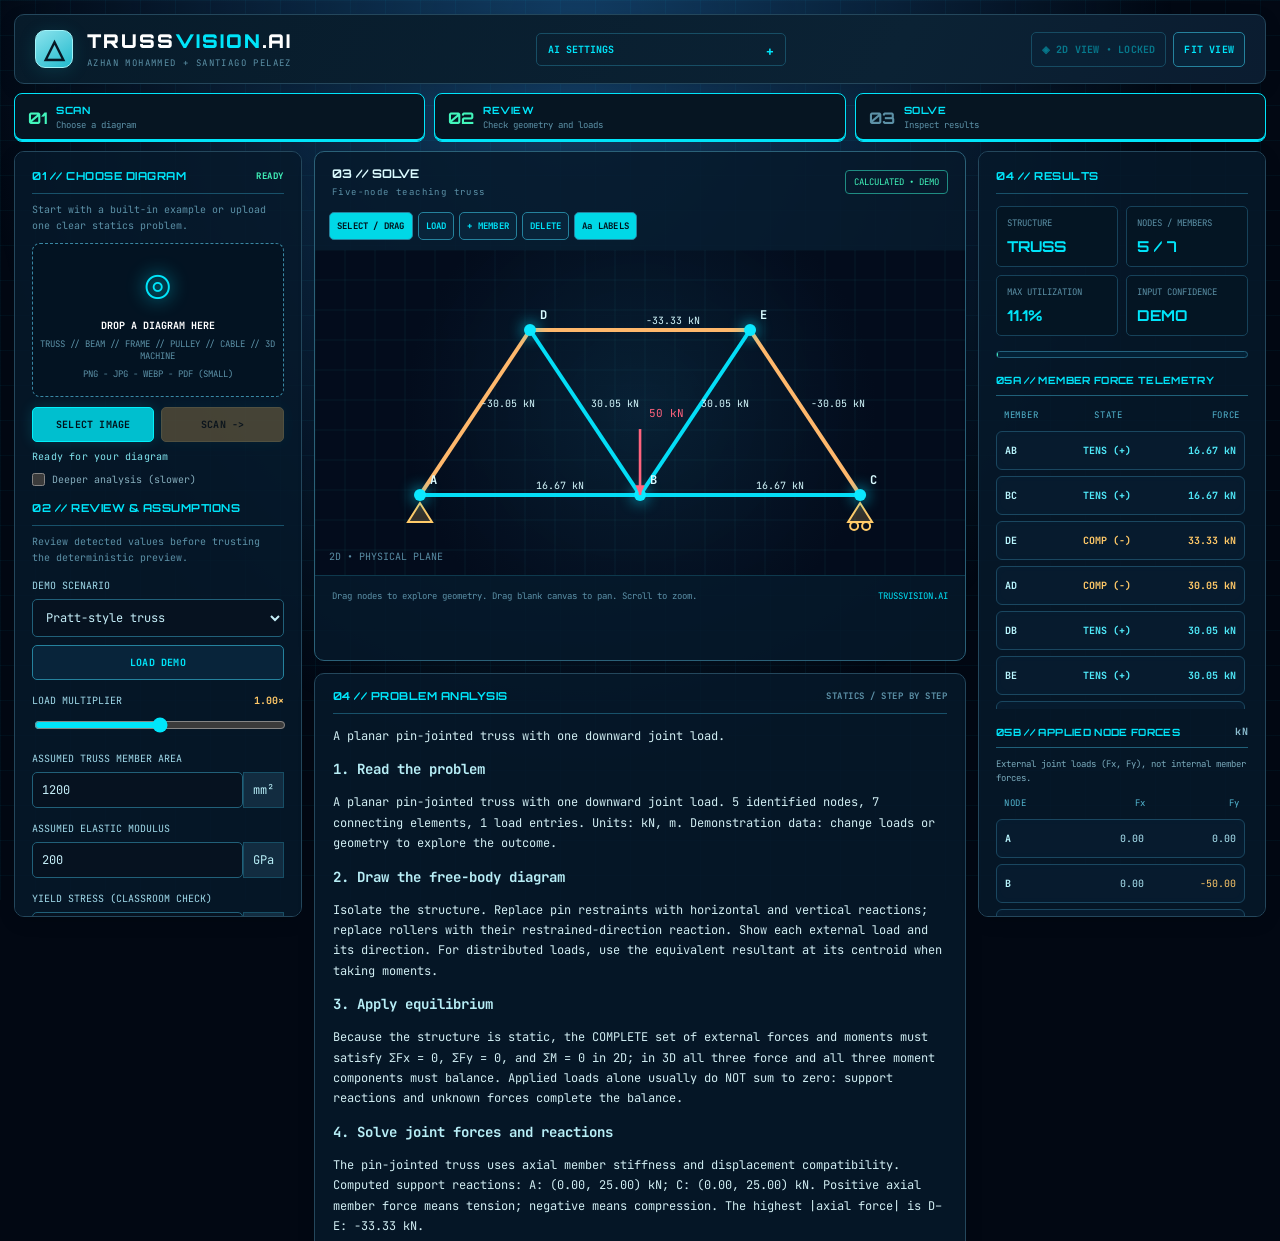
<file: index.html>
<!doctype html>
<html lang="en">
<head>
  <meta charset="utf-8">
  <meta name="viewport" content="width=device-width, initial-scale=1">
  <meta http-equiv="refresh" content="0; url=trussvision/">
  <title>TrussVision</title>
</head>
<body>
  <p>Opening <a href="trussvision/">TrussVision</a>…</p>
  <script>
    (() => {
      const target = new URL('trussvision/', location.href).href;
      // Only retire workers scoped to this project. GitHub Pages shares an
      // origin between repositories; clearing all caches/workers harms others.
      const retireProjectWorkers = async () => {
        if (!('serviceWorker' in navigator)) return;
        const projectPath = new URL('./', location.href).pathname;
        const registrations = await navigator.serviceWorker.getRegistrations();
        await Promise.all(registrations
          .filter(reg => new URL(reg.scope).pathname.startsWith(projectPath))
          .map(reg => reg.unregister()));
      };
      retireProjectWorkers().catch(() => {}).finally(() => location.replace(target));
    })();
  </script>
</body>
</html>
</file>
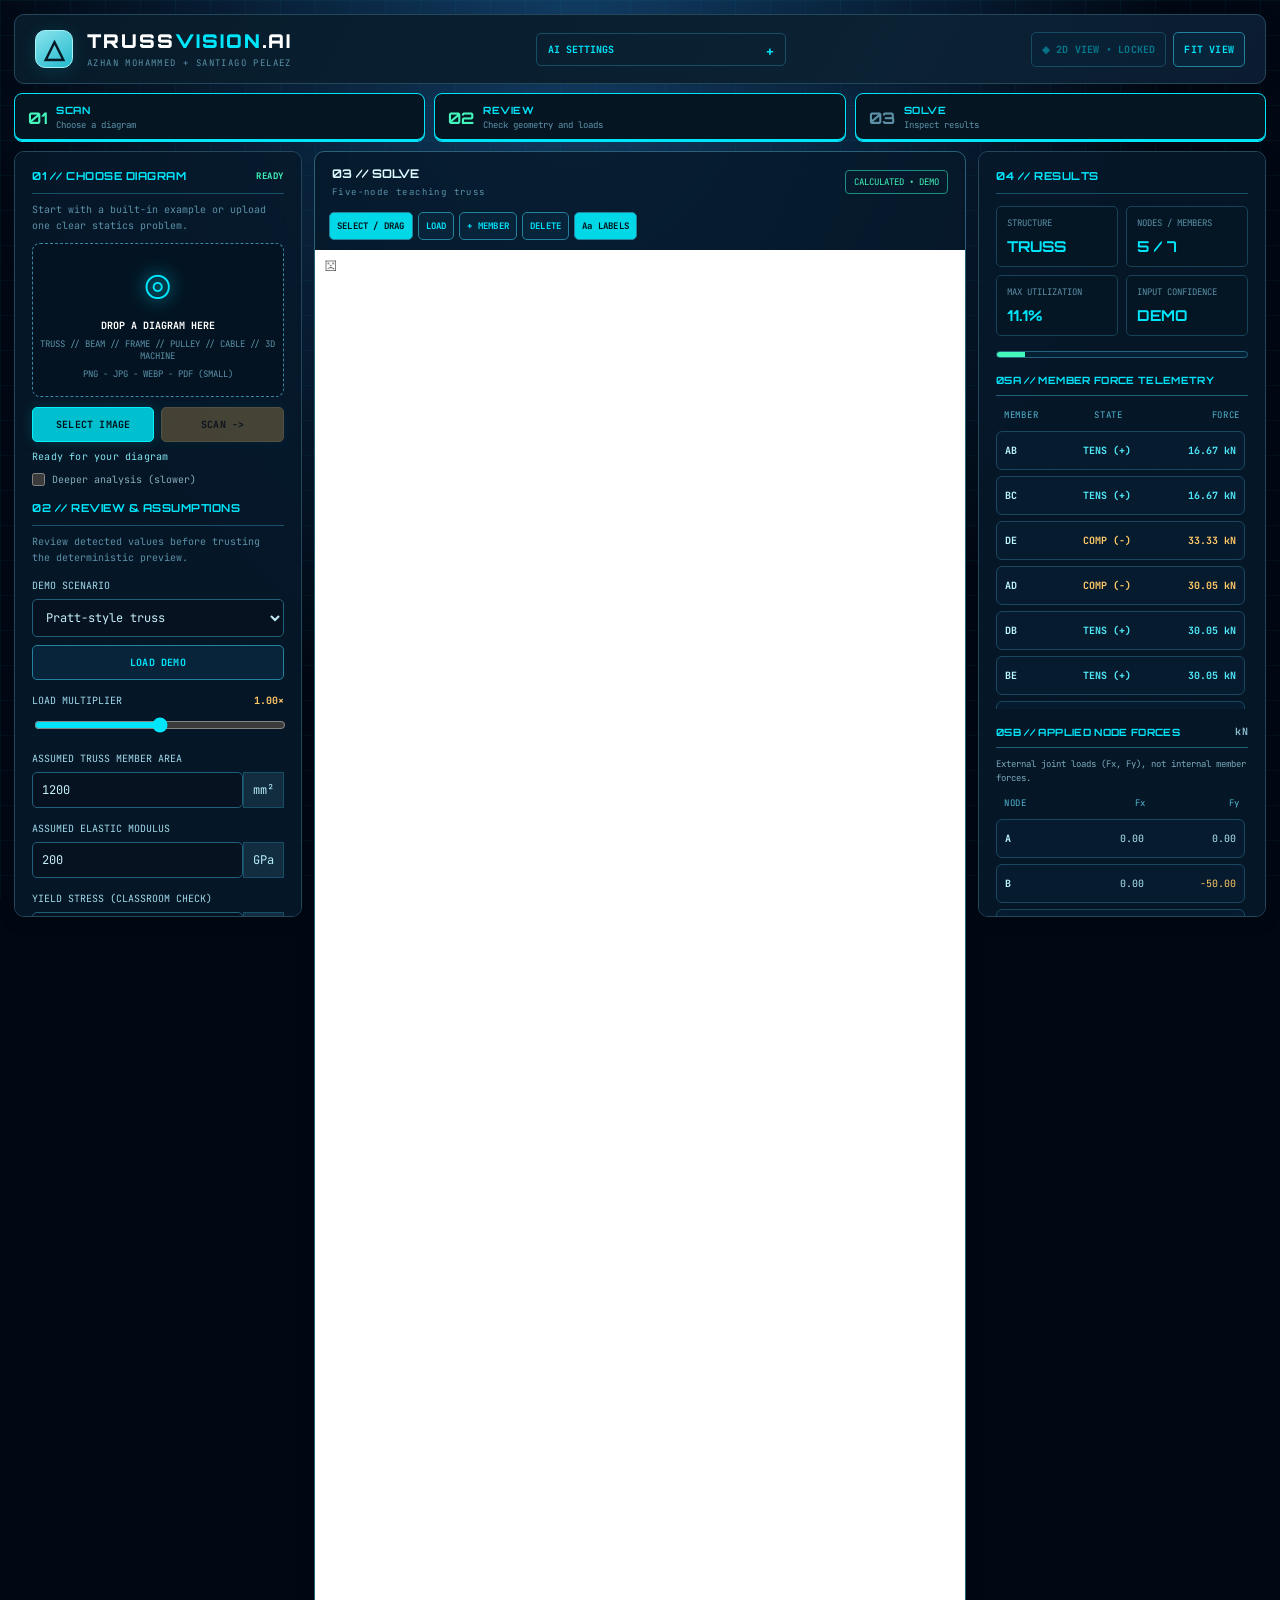
<file: trussvision/index.html>
<!doctype html>
<html lang="en">
<head>
  <meta charset="utf-8">
  <meta name="viewport" content="width=device-width,initial-scale=1">
  <title>TrussVision | AI-Assisted Statics Workbench</title>
  <meta name="description" content="Explore engineering statics with reviewed AI diagram extraction, interactive structural visualizations, and deterministic mechanics examples.">
  <meta name="theme-color" content="#081321">
  <link rel="stylesheet" href="./style.css">
</head>
<body>
  <div class="grid-bg"></div>
  <div class="app">
    <header class="panel header">
      <div class="brand">
        <span class="brand-mark" aria-hidden="true">△</span>
        <div><strong>TRUSS<span>VISION</span>.AI</strong><small>AZHAN MOHAMMED + SANTIAGO PELAEZ</small></div>
      </div>
      <details class="settings-details">
        <summary>AI SETTINGS</summary>
        <div class="settings-body">
          <label for="apiKey">OPTIONAL AI KEY</label>
          <input id="apiKey" type="password" placeholder="Session key for image scans" autocomplete="off" aria-describedby="keyHelp">
          <select id="model" aria-label="AI model">
            <option value="gemini-3.8-flash">3.8 FLASH - FAST</option>
            <option value="gemini-4-argon">GEMINI 4 ARGON - DEEP</option>
            <option value="gemini-3.6-flash">3.6 FLASH</option>
          </select>
          <small id="keyHelp">Demos work without a key. On GitHub Pages, scans use your own key for this session. Never share or commit API keys. <a href="https://aistudio.google.com/apikey" target="_blank" rel="noopener noreferrer">Get a key from Google AI Studio ↗</a></small>
        </div>
      </details>
      <div class="header-actions">
        <button id="threeD" class="outline">2D VIEW - LOCKED</button>
        <button id="fit" class="outline">FIT VIEW</button>
      </div>
    </header>

    <nav class="workflow" aria-label="TrussVision workflow">
      <div id="workflowScan" class="workflow-step active"><span>01</span><strong>SCAN</strong><small>Choose a diagram</small></div>
      <div id="workflowReview" class="workflow-step"><span>02</span><strong>REVIEW</strong><small>Check geometry and loads</small></div>
      <div id="workflowSolve" class="workflow-step"><span>03</span><strong>SOLVE</strong><small>Inspect results</small></div>
    </nav>

    <main class="workspace">
      <aside class="panel sidebar">
        <section>
          <div class="section-head">01 // CHOOSE DIAGRAM <span id="status" class="healthy">READY</span></div>
          <p class="section-intro">Start with a built-in example or upload one clear statics problem.</p>
          <div id="drop" class="upload" role="button" tabindex="0" aria-label="Upload an engineering problem image or small PDF">
            <div class="upload-glyph">&#9678;</div>
            <strong>DROP A DIAGRAM HERE</strong>
            <small>TRUSS // BEAM // FRAME // PULLEY // CABLE // 3D MACHINE</small>
            <small>PNG - JPG - WEBP - PDF (SMALL)</small>
            <img id="thumb" alt="Uploaded diagram preview" hidden>
          </div>
          <input type="file" id="file" accept="image/png,image/jpeg,image/webp,application/pdf" hidden>
          <div class="twocol"><button id="choose" class="primary">SELECT IMAGE</button><button id="analyze" class="primary accent" disabled>SCAN -&gt;</button></div>
          <div id="latency" class="scan-time" aria-live="polite">Ready for your diagram</div>
          <label class="option-check"><input type="checkbox" id="detailed"> Deeper analysis (slower)</label>
          <div id="error" role="alert" class="error" hidden></div>
        </section>

        <section>
          <div class="section-head">02 // REVIEW &amp; ASSUMPTIONS</div>
          <p class="section-intro">Review detected values before trusting the deterministic preview.</p>
          <div class="field"><label>DEMO SCENARIO</label><select id="example"><option value="truss">Pratt-style truss</option><option value="beam">Beam / distributed load</option><option value="machine3d">3D shaft / bearings</option><option value="cable3d">3D cable forces</option><option value="frame2d">2D frame (preview only)</option><option value="frameSolved2d">Fixed frame / reaction moments</option><option value="spring2d">Hanging springs / Hooke law</option><option value="pulley2d">Ideal movable pulley</option><option value="belt2d">Belt / pulley friction</option><option value="friction2d">Sliding versus tipping</option><option value="centroid2d">Composite centroid &amp; Ix/Iy</option><option value="curved2d">Curved boundary / exact Ix-Iy</option><option value="vector3d">3D force moment &amp; couple</option></select><button id="loadDemo" class="outline wide">LOAD DEMO</button></div>
          <div class="field"><label>LOAD MULTIPLIER <b id="multiplierLabel">1.00×</b></label><input id="multiplier" type="range" min="0" max="200" value="100"></div>
          <div class="field"><label>ASSUMED TRUSS MEMBER AREA</label><div class="units"><input id="area" type="number" min="1" step="10" value="1200"><span>mm²</span></div></div>
          <div class="field"><label>ASSUMED ELASTIC MODULUS</label><div class="units"><input id="elastic" type="number" min="1" step="10" value="200"><span>GPa</span></div></div>
          <div class="field"><label>YIELD STRESS (CLASSROOM CHECK)</label><div class="units"><input id="yield" type="number" min="1" step="10" value="250"><span>MPa</span></div></div>
          <button id="reset" class="outline wide danger">RESTORE CURRENT SCENE</button>
        </section>

        <details class="advanced-details">
          <summary>03 // ADVANCED INPUT</summary>
          <div class="advanced-body">
            <div class="hint">Review detected coordinates and forces. Edits re-run the deterministic solver.</div>
            <textarea id="sceneJson" spellcheck="false" aria-label="Edit extracted scene JSON"></textarea>
            <button id="applyJson" class="outline wide">APPLY EDITED SCENE</button>
          </div>
        </details>
      </aside>

      <div class="center">
        <div class="panel canvas-panel">
          <div class="canvas-top"><div><strong>03 // SOLVE</strong><small id="sceneTitle">SELECTED: PRATT TRUSS // EXAMPLE</small></div><span id="solverBadge" class="chip">READY</span></div>
          <div class="toolbar"><button data-mode="select" class="on">SELECT / DRAG</button><button data-mode="load">LOAD</button><button data-mode="build">+ MEMBER</button><button data-mode="delete">DELETE</button><button id="labels" class="on">Aa LABELS</button></div>
          <div class="viewport-frame"><canvas id="stage" tabindex="0" role="img" aria-label="Interactive structural scene" aria-describedby="modeInfo"></canvas></div>
          <div class="canvas-foot"><span id="modeInfo">Drag nodes to explore geometry. Drag blank canvas to pan. Scroll to zoom.</span><span>TRUSSVISION.AI</span></div>
        </div>
        <div class="panel explanation">
          <div class="section-head">04 // PROBLEM ANALYSIS <span>STATICS / STEP BY STEP</span></div>
          <p id="explanation">Load a problem to see the free-body diagram, equilibrium equations, calculations and interpretation.</p>
          <div id="analysisSteps" class="analysis-steps"></div>
          <div id="warnings" class="notes"></div>
        </div>
      </div>

      <aside class="panel sidebar right">
        <section>
          <div class="section-head">04 // RESULTS</div>
          <div class="stat-grid"><div><small>STRUCTURE</small><strong id="kind">TRUSS</strong></div><div><small>NODES / MEMBERS</small><strong id="counts">5 / 7</strong></div><div><small>MAX UTILIZATION</small><strong id="util">--</strong></div><div><small>INPUT CONFIDENCE</small><strong id="confidence">DEMO</strong></div></div>
          <div class="meter"><div id="bar"></div></div>
          <div class="telemetry-section"><div class="mini-head">05A // MEMBER FORCE TELEMETRY</div><div class="hud-table-head member-cols"><span>MEMBER</span><span>STATE</span><span>FORCE</span></div><div id="telemetry" class="hud-data-table" aria-live="polite"></div></div>
          <div class="telemetry-section"><div class="mini-head">05B // APPLIED NODE FORCES <span id="nodeForceUnit">kN</span></div><p class="telemetry-caption">External joint loads (Fx, Fy), not internal member forces.</p><div id="nodeTableHead" class="hud-table-head node-cols"><span>NODE</span><span>Fx</span><span>Fy</span></div><div id="nodeTelemetry" class="hud-data-table" aria-live="polite"></div><p id="beamNodeNote" class="telemetry-caption" hidden>Beam point loads and distributed loads act along the span; they are not included in the node table.</p></div>
          <div class="telemetry-section"><div class="mini-head">05C // SUPPORT REACTIONS <span id="reactionUnit">kN</span></div><div id="reactionHead" class="hud-table-head node-cols"><span>NODE</span><span>Rx</span><span>Ry</span></div><div id="reactionTelemetry" class="hud-data-table" aria-live="polite"></div></div>
        </section>
        <section><div class="section-head">05 // ANALYSIS OUTPUT</div><div id="results" class="analysis"></div></section>
        <section><div class="section-head">06 // OPTIONAL BEAM HANDOFF</div><button id="vetinExport" class="primary accent wide" disabled>SEND BEAM TO VETIN SOLVER</button><div id="vetinFeedback" class="hint" role="status" style="margin-top:8px">Only reviewed, dimensioned 2D beams can be handed off.</div></section>
        <details class="advanced-details">
          <summary>ADVANCED // METHOD &amp; EXPORT</summary>
          <div class="advanced-body">
            <p class="hint">2D trusses use a linear elastic pin-jointed stiffness method. Beams use statically determinate vertical point and distributed loads. Additional verified equations support reviewed springs, ideal pulley systems, friction thresholds, composite polygons, and explicitly defined 2D/3D rigid-body reactions. Unrecognized or underdetermined problems are never assigned invented answers.</p>
            <button id="export" class="outline wide">EXPORT SCENE JSON</button>
          </div>
        </details>
      </aside>
    </main>
    <footer>TRUSSVISION.AI // STRUCTURAL ANALYSIS WORKBENCH <span>VERIFY GEOMETRY, SUPPORTS, LOADS, ASSUMPTIONS AND UNITS</span></footer>
  </div>
  <dialog id="loadDialog" class="app-dialog" aria-labelledby="loadDialogTitle">
    <form method="dialog" class="dialog-card">
      <h2 id="loadDialogTitle">Edit joint load</h2>
      <p id="loadDialogHelp" class="hint">Enter a vertical force. Negative values point downward.</p>
      <label for="loadValue">Vertical force (<span id="loadUnit">kN</span>)</label>
      <input id="loadValue" type="number" step="any" inputmode="decimal">
      <div class="dialog-actions"><button id="loadCancel" class="outline" value="cancel">CANCEL</button><button id="loadApply" class="primary" value="apply">APPLY LOAD</button></div>
    </form>
  </dialog>
  <dialog id="transferDialog" class="app-dialog" aria-labelledby="transferDialogTitle">
    <form method="dialog" class="dialog-card">
      <h2 id="transferDialogTitle">Review beam handoff</h2>
      <p id="transferSummary" class="hint"></p>
      <p class="dialog-warning">Confirm the dimensions, supports, loads, and units before opening the beam solver.</p>
      <div class="dialog-actions"><button id="transferCancel" class="outline" value="cancel">CANCEL</button><button id="transferConfirm" class="primary accent" value="transfer">OPEN BEAM SOLVER</button></div>
    </form>
  </dialog>
  <script src="./truss-solver.js"></script>
  <script src="./statics-solvers.js"></script>
  <script src="./mechanics-engine.js"></script>
  <script src="./gemini-client.js" defer></script>
  <script type="module" src="./app.js"></script>
  <script src="./vetin-export.js" defer></script>
</body>
</html>
</file>
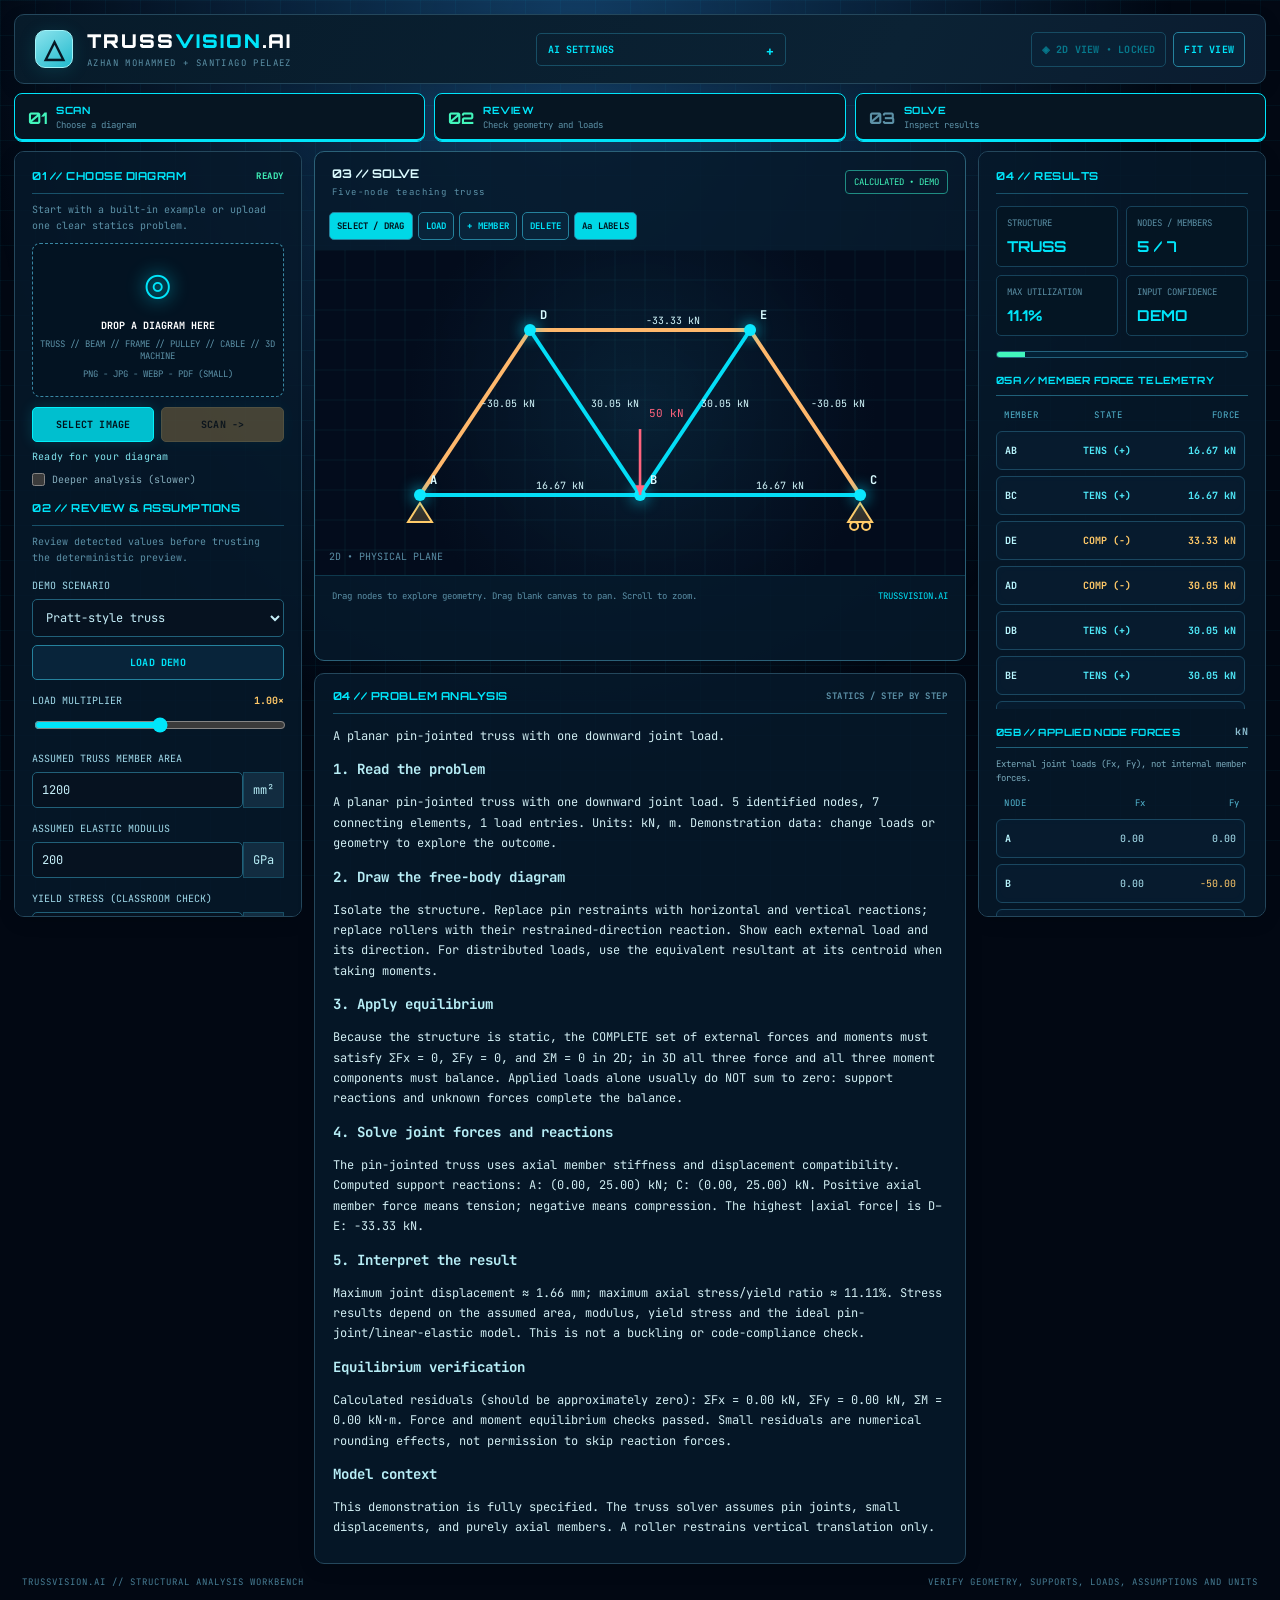
<file: vetin/index.html>
<!DOCTYPE html>
<!-- MIT License | Copyright (c) 2026 Rasim Temür | https://opensource.org/licenses/MIT -->
<html lang="tr">
<head>
<script>
  // Vetin is a handoff destination, not the public landing page.
  if (new URLSearchParams(location.search).get('tvimport') !== '1') {
    location.replace(new URL('../trussvision/', location.href).href);
  }
</script>
<meta charset="UTF-8">
<meta name="viewport" content="width=device-width, initial-scale=1.0">
<title>vetin | Doç. Dr. Rasim Temür</title>

<!-- PWA Meta Tags -->
<link rel="manifest" href="manifest.json">
<meta name="theme-color" content="#389fb6">
<link rel="apple-touch-icon" href="icon-192.png">
<meta name="apple-mobile-web-app-capable" content="yes">
<meta name="apple-mobile-web-app-status-bar-style" content="default">

<script>
  if ('serviceWorker' in navigator) {
    window.addEventListener('load', () => {
      navigator.serviceWorker.register('./sw.js')
        .then(reg => console.log('Service Worker registered.'))
        .catch(err => console.log('Service Worker registration failed: ', err));
    });
  }
</script>

<!-- 1. TÜM CSS DOSYALARI STATİK OLARAK YÜKLENİYOR -->
<link rel="stylesheet" href="common.css">
<link rel="stylesheet" href="desktop-layout.css">
<link rel="stylesheet" href="mobile-layout.css">
<link rel="stylesheet" href="controls-3d.css">

<!-- 3. parti kütüphaneler (çevrimdışı PWA desteği için yerelde barındırılır)
     Sürümler: Chart.js 4.4.9 · Three.js 0.145.0 -->
<script src="vendor/chart.umd.min.js"></script>
<script src="vendor/three.min.js"></script>
<script src="vendor/OrbitControls.js"></script>
</head>
<body class="fluent-theme">
<div id="drag-overlay" class="hidden" style="display: none;">
<div class="drag-overlay-content">
<svg viewBox="0 0 24 24"><path d="M19.35 10.04C18.67 6.59 15.64 4 12 4 9.11 4 6.6 5.64 5.35 8.04 2.34 8.36 0 10.91 0 14c0 3.31 2.69 6 6 6h13c2.76 0 5-2.24 5-5 0-2.64-2.05-4.78-4.65-4.96zM14 13v4h-4v-4H7l5-5 5 5h-3z"></path></svg>
<p data-i18n="dropModelHere">Model dosyasını buraya sürükleyin</p>
</div>
</div>

<header class="page-header2">
    <div class="logo-container">
        <a href="../trussvision/"><img src="logo.svg" width="205" height="50"></a>
        <!-- vetin uygulamaları arası geçiş. Adresler mutlaktır: sayfa nereden açılırsa
             açılsın (yerel kopya, PWA) yayındaki uygulamalara gider. -->
        <button type="button" id="btnAppSwitcher" class="app-switcher-btn" data-i18n-title="appsMenu" title="vetin Uygulamaları" aria-haspopup="true" aria-expanded="false" aria-controls="appSwitcherMenu">
            <svg viewBox="0 0 24 24" aria-hidden="true">
                <rect x="4" y="4" width="4" height="4" rx="1"/><rect x="10" y="4" width="4" height="4" rx="1"/><rect x="16" y="4" width="4" height="4" rx="1"/>
                <rect x="4" y="10" width="4" height="4" rx="1"/><rect x="10" y="10" width="4" height="4" rx="1"/><rect x="16" y="10" width="4" height="4" rx="1"/>
                <rect x="4" y="16" width="4" height="4" rx="1"/><rect x="10" y="16" width="4" height="4" rx="1"/><rect x="16" y="16" width="4" height="4" rx="1"/>
            </svg>
        </button>
        <div id="appSwitcherMenu" class="app-switcher-menu" role="menu">
            <a href="https://www.rasimtemur.com/vetin/momentofinertia/" class="app-tile" role="menuitem">
                <svg viewBox="0 0 24 24" fill="none" stroke="currentColor" stroke-width="0.8" stroke-linecap="round" stroke-linejoin="round">
                    <path d="M 4 5 H 20 M 12 5 V 19 M 4 19 H 20" stroke-width="1.5"/>
                    <circle cx="12" cy="12" r="1.5" fill="currentColor"/>
                    <path d="M 8 12 H 16 M 12 8 V 16" stroke-width="0.5" stroke-dasharray="2 2"/>
                </svg>
                <span data-i18n="appMomentOfInertia">Atalet Momenti</span>
            </a>
            <!-- Bulunulan uygulama: bağlantı değil, yalnız işaret -->
            <span class="app-tile current" role="menuitem" aria-current="page">
                <svg viewBox="0 0 24 24" fill="none" stroke="currentColor" stroke-width="0.8" stroke-linecap="round" stroke-linejoin="round">
                    <rect x="2" y="14" width="20" height="3" fill="currentColor" fill-opacity="0.05"/>
                    <path d="M 6 17 L 3.5 22 H 8.5 L 6 17 M 3 22 L 9 22"/>
                    <path d="M 18 17 L 16 20 H 20 L 18 17"/>
                    <circle cx="17" cy="21.5" r="1"/><circle cx="19" cy="21.5" r="1"/>
                    <path d="M 6 8 H 18 M 6 8 V 14 M 9 8 V 14 M 12 8 V 14 M 15 8 V 14 M 18 8 V 14"/>
                </svg>
                <span data-i18n="appInternalForce">İç Kuvvetler</span>
            </span>
            <a href="https://www.rasimtemur.com/vetin/planestress/" class="app-tile" role="menuitem">
                <svg viewBox="0 0 24 24" fill="none" stroke="currentColor" stroke-width="0.8" stroke-linecap="round" stroke-linejoin="round">
                    <rect x="7" y="7" width="10" height="10" rx="0.5" fill="currentColor" fill-opacity="0.05"/>
                    <path d="M 12 7 V 2 M 12 17 V 22 M 10.5 3.5 L 12 2 L 13.5 3.5 M 10.5 20.5 L 12 22 L 13.5 20.5"/>
                    <path d="M 17 12 H 22 M 7 12 H 2 M 20.5 10.5 L 22 12 L 20.5 13.5 M 3.5 10.5 L 2 12 L 3.5 13.5"/>
                    <path d="M 8 5 H 16 M 14.5 3.5 L 16 5 L 14.5 6.5 M 19 16 V 8 M 20.5 9.5 L 19 8 L 17.5 9.5"/>
                    <path d="M 16 19 H 8 M 9.5 20.5 L 8 19 L 9.5 17.5 M 5 8 V 16 M 3.5 14.5 L 5 16 L 6.5 14.5"/>
                </svg>
                <span data-i18n="appPlaneStress">Düzlem Gerilme</span>
            </a>
            <a href="https://www.rasimtemur.com/vetin/planestrain/" class="app-tile" role="menuitem">
                <svg viewBox="0 0 24 24" fill="none" stroke="currentColor" stroke-width="0.8" stroke-linecap="round" stroke-linejoin="round">
                    <rect x="7" y="7" width="10" height="10" rx="0.5" stroke-dasharray="3 3" stroke-opacity="0.5"/>
                    <path d="M 7 17 L 11 7 L 21 7 L 17 17 Z" stroke-width="1.2" fill="currentColor" fill-opacity="0.05"/>
                    <path d="M 11 4 H 21 M 19 2.5 L 21 4 L 19 5.5"/>
                    <path d="M 17 20 H 7 M 9 18.5 L 7 20 L 9 21.5"/>
                </svg>
                <span data-i18n="appPlaneStrain">Düzlem Gerinim</span>
            </a>
            <a href="https://www.rasimtemur.com/vetin/bending/" class="app-tile" role="menuitem">
                <svg viewBox="0 0 24 24" fill="none" stroke="currentColor" stroke-width="0.8" stroke-linecap="round" stroke-linejoin="round">
                    <path d="M 3.6 10.1 A 20 20 0 0 0 20.4 10.1 L 22.1 13.8 A 24 24 0 0 1 1.9 13.8 Z" stroke-width="1.2"/>
                    <path d="M 0.5 12 Q 0 6.5 6 6.5 M 3.5 5 L 6 6.5 L 3.5 8" stroke-width="1.2"/>
                    <path d="M 23.5 12 Q 24 6.5 18 6.5 M 20.5 5 L 18 6.5 L 20.5 8" stroke-width="1.2"/>
                </svg>
                <span data-i18n="appBending">Basit Eğilme</span>
            </a>
            <a href="https://www.rasimtemur.com/vetin/eccentricity/" class="app-tile" role="menuitem">
                <svg viewBox="0 0 24 24" fill="none" stroke="currentColor" stroke-width="0.8" stroke-linecap="round" stroke-linejoin="round">
                    <rect x="8" y="4" width="8" height="16" rx="1" stroke-width="1.2" fill="currentColor" fill-opacity="0.05"/>
                    <path d="M 12 2 V 22" stroke-dasharray="3 3" stroke-opacity="0.5"/>
                    <circle cx="14" cy="12" r="1" fill="currentColor"/>
                    <path d="M 14 12 L 18 12" stroke-dasharray="1 1"/>
                </svg>
                <span data-i18n="appEccentricity">Dış Merkezlik</span>
            </a>
            <a href="https://www.rasimtemur.com/vetin/shear/" class="app-tile" role="menuitem">
                <svg viewBox="0 0 24 24" fill="none" stroke="currentColor" stroke-width="0.8" stroke-linecap="round" stroke-linejoin="round">
                    <path d="M 2 4 H 10 V 6 H 7 V 16 H 10 V 18 H 2 V 16 H 5 V 6 H 2 Z" stroke-width="1.2" fill="currentColor" fill-opacity="0.05"/>
                    <path d="M 1 11 H 22" stroke-dasharray="3 3" stroke-opacity="0.5"/>
                    <path d="M 12 4 L 13 6 L 15.5 6 Q 20 11 15.5 16 L 13 16 L 12 18" stroke-width="1.2" fill="currentColor" fill-opacity="0.05"/>
                    <path d="M 12 4 V 18"/>
                </svg>
                <span data-i18n="appShear">Kesmeli Eğilme</span>
            </a>
            <a href="https://www.rasimtemur.com/vetin/torsion/" class="app-tile" role="menuitem">
                <svg viewBox="0 0 24 24" fill="none" stroke="currentColor" stroke-width="0.8" stroke-linecap="round" stroke-linejoin="round">
                    <path d="M 4 9 H 16 M 4 15 H 16" stroke-width="1.2"/>
                    <ellipse cx="4" cy="12" rx="1.5" ry="3" stroke-width="1.2" fill="currentColor" fill-opacity="0.05"/>
                    <ellipse cx="16" cy="12" rx="1.5" ry="3" stroke-width="1.2" fill="currentColor" fill-opacity="0.05"/>
                    <path d="M 7 9.3 Q 10 12 13 14.7" stroke-dasharray="1.5 1.5" stroke-opacity="0.6"/>
                    <path d="M 19.5 7 A 3.5 5.5 0 0 1 19.5 17 M 17.6 17.6 L 19.5 17 L 19.2 15.1" stroke-width="1.2"/>
                </svg>
                <span data-i18n="appTorsion">Burulma</span>
            </a>
            <a href="https://www.rasimtemur.com/vetin/atlas/" class="app-tile" role="menuitem">
                <span class="app-tile-wordmark">ATLAS</span>
                <span>Atlas</span>
            </a>
        </div>
    </div>
</header>

<div class="app-wrapper">
    <!-- İçerik buildInitialHTML() (localization.js) tarafından üretilir.
         Tek doğruluk kaynağı JS şablonudur; burada kopya tutulmaz. -->
    <div class="toolbar"></div>
    <div class="main-content">
        <div id="canvas-wrapper">
            <div id="modeling-area-title" data-i18n="structuralModel"></div>
            <!-- Statik belirlilik durumu: rozet + tıklayınca açılan ayrıntı (learning-panel.js/updateSystemStatus) -->
            <div id="system-status" class="system-status hidden"></div>
            <canvas id="drawingCanvas" role="img" aria-label="Structural model"></canvas>
            <img src="logo.svg" id="fullscreen-logo" alt="Logo">

            <!-- YENİ EKLENEN İPUCU KUTUSU -->
            <div id="hint-box" class="hint-box hidden" role="status" aria-live="polite"></div>


            <!-- Tam ekranda modelin altında gösterilecek çizimlerin seçimi (fullscreen-panels.js) -->
            <button id="fs-panels-btn" class="canvas-overlay-btn" data-i18n-title="fullscreenPanelsTitle" aria-haspopup="true" aria-expanded="false"><svg viewBox="0 0 24 24"><rect x="3.5" y="4" width="17" height="16" rx="1.5" fill="none" stroke="currentColor" stroke-width="1.8"/><path d="M3.5 13h17M8 16.5h8" fill="none" stroke="currentColor" stroke-width="1.8" stroke-linecap="round"/></svg></button>
            <div id="fs-panels-menu" class="fs-panels-menu" role="menu"></div>
            <!-- Tam ekranda üst menüyü (araç çubuğu) gizle/göster (fullscreen-panels.js) -->
            <button id="fs-toolbar-btn" class="canvas-overlay-btn" data-i18n-title="hideToolbar" aria-pressed="false"><svg class="icon-toolbar-hide" viewBox="0 0 24 24"><path d="M4 5h16" fill="none" stroke="currentColor" stroke-width="1.8" stroke-linecap="round"/><path d="M7 15l5-5 5 5" fill="none" stroke="currentColor" stroke-width="1.8" stroke-linecap="round" stroke-linejoin="round"/></svg><svg class="icon-toolbar-show" viewBox="0 0 24 24"><path d="M4 5h16" fill="none" stroke="currentColor" stroke-width="1.8" stroke-linecap="round"/><path d="M7 10l5 5 5-5" fill="none" stroke="currentColor" stroke-width="1.8" stroke-linecap="round" stroke-linejoin="round"/></svg></button>
            <button id="cut-btn" class="canvas-overlay-btn" data-i18n-title="cutMethodTitle"><svg viewBox="0 0 24 24"><path stroke="currentColor" stroke-width="2.5" stroke-linecap="round" fill="none" d="M12 2v3.5M12 8.5v3.5M12 15v3.5M12 21.5v.5"/></svg></button>
            <button id="download-model-btn" class="canvas-overlay-btn download-btn" data-i18n-title="downloadModelTitle"><svg viewBox="0 0 24 24"><path fill="currentColor" d="M19 9h-4V3H9v6H5l7 7 7-7zM5 18v2h14v-2H5z"></path></svg></button>
            <button id="center-btn" class="canvas-overlay-btn" data-i18n-title="centerViewTitle"><svg viewBox="0 0 24 24"><path d="M5 15H3v4c0 1.1.9 2 2 2h4v-2H5v-4zM5 5h4V3H5c-1.1 0-2 .9-2 2v4h2V5zm14-2h-4v2h4v4h2V5c0-1.1-.9-2-2-2zm0 16h-4v2h4c1.1 0 2-.9 2-2v-4h-2v4zM12 9c-1.66 0-3 1.34-3 3s1.34 3 3 3 3-1.34 3-3-1.34-3-3-3z"/></svg></button>
            <button id="sign-btn" class="canvas-overlay-btn sign-overlay-btn" data-i18n-title="signConventionTitle" aria-label="±">±</button>
            <button id="fullscreen-btn" class="canvas-overlay-btn" data-i18n-title="fullscreenTitle"><svg class="icon-expand" viewBox="0 0 24 24"><path d="M15 3h6v6l-2-2-4 4-2-2 4-4-2-2zM9 21H3v-6l2 2 4-4 2 2-4 4 2 2z"></path></svg><svg class="icon-shrink" viewBox="0 0 24 24" style="display: none;"><path d="m 20 2 M 10 14 L 4 14 L 6 16 L 2 20 L 4 22 L 8 18 L 10 20 L 10 14 M 14 10 L 20 10 L 18 8 L 22 4 L 20 2 L 16 6 L 14 4 L 14 10"></path></svg></button>
        </div>
        <!-- İçerik buildInitialHTML() tarafından üretilir -->
        <div id="all-diagrams-container" class="hidden"></div>
        <div id="elastic-curve-diagram-wrapper" class="diagram-container hidden"><h4 data-i18n="elasticCurveDiagram"></h4><button id="download-ecd-btn" class="download-btn" data-i18n-title="downloadDiagram"><svg viewBox="0 0 24 24"><path fill="currentColor" d="M19 9h-4V3H9v6H5l7 7 7-7zM5 18v2h14v-2H5z"></path></svg></button><button class="toggle-button" data-i18n-title="show"><svg viewBox="0 0 24 24"><path d="M12 4.5C7 4.5 2.73 7.61 1 12c1.73 4.39 6 7.5 11 7.5s9.27-3.11 11-7.5C21.27 7.61 17 4.5 12 4.5zm0 13c-3.31 0-6-2.69-6-6s2.69-6 6-6 6 2.69 6 6-2.69 6-6 6zm0-10c-2.21 0-4 1.79-4 4s1.79 4 4 4 4-1.79 4-4-1.79-4-4-4z"></path></svg></button><div class="content-wrapper hidden"><div class="diagram-wrapper"><canvas id="elasticCurveDiagram"></canvas></div></div></div>
        <div id="elastic-curve-3d-wrapper" class="diagram-container hidden">
            <h4 data-i18n="elasticCurve3D"></h4>
            <button class="toggle-button" data-i18n-title="show"><svg viewBox="0 0 24 24"><path d="M12 4.5C7 4.5 2.73 7.61 1 12c1.73 4.39 6 7.5 11 7.5s9.27-3.11 11-7.5C21.27 7.61 17 4.5 12 4.5zm0 13c-3.31 0-6-2.69-6-6s2.69-6 6-6 6 2.69 6 6-2.69 6-6 6zm0-10c-2.21 0-4 1.79-4 4s1.79 4 4 4 4-1.79 4-4-1.79-4-4-4z"></path></svg></button>
            <div class="content-wrapper hidden" style="position: relative;">
                <div class="controls-3d">
                    <div class="view-presets">
                        <button class="preset-btn" id="btn3DTop"><svg viewBox="0 0 24 24" width="16" height="16"><rect x="4" y="8" width="16" height="10" fill="none" stroke="currentColor" stroke-width="2" /><line x1="4" y1="8" x2="8" y2="4" stroke="currentColor" stroke-width="2" /><line x1="20" y1="8" x2="16" y2="4" stroke="currentColor" stroke-width="2" /><line x1="8" y1="4" x2="16" y2="4" stroke="currentColor" stroke-width="2" /></svg></button>
                        <button class="preset-btn" id="btn3DFront"><svg viewBox="0 0 24 24" width="16" height="16"><rect x="4" y="6" width="16" height="12" fill="none" stroke="currentColor" stroke-width="2" /></svg></button>
                        <button class="preset-btn" id="btn3DSide"><svg viewBox="0 0 24 24" width="16" height="16"><rect x="6" y="6" width="12" height="12" fill="none" stroke="currentColor" stroke-width="2" /><line x1="6" y1="6" x2="10" y2="3" stroke="currentColor" stroke-width="1.5" /><line x1="18" y1="6" x2="22" y2="3" stroke="currentColor" stroke-width="1.5" /></svg></button>
                        <button class="preset-btn active" id="btn3DISO"><svg viewBox="0 0 24 24" width="16" height="16"><path d="M12 2L2 7v10l10 5 10-5V7L12 2z" fill="none" stroke="currentColor" stroke-width="2" /><path d="M12 22V12M2 7l10 5 10-5" fill="none" stroke="currentColor" stroke-width="1.5" /></svg></button>
                    </div>
                    <div class="scale-control-3d">
                        <span style="font-size:11px; color:var(--fluent-neutral-foreground-hint); margin-right:4px;" data-i18n="displacementScale"></span>
                        <input type="number" id="scale3DInput" value="300" step="10" style="width: 40px; font-size: 11px; border: 1px solid var(--fluent-stroke-color-default); border-radius: 3px; padding: 2px;">
                    </div>
                    <div class="zoom-controls-3d">
                        <div class="zoom-row">
                            <button class="zoom-btn-3d" id="btn3DZoomIn" data-i18n-title="zoomIn">+</button>
                            <button class="zoom-btn-3d" id="btn3DZoomOut" data-i18n-title="zoomOut">−</button>
                        </div>
                        <div class="zoom-row">
                            <button class="zoom-btn-3d" id="btn3DFitAll" data-i18n-title="fitToScreen"><svg viewBox="0 0 24 24" width="14" height="14"><path d="M12 8c-2.21 0-4 1.79-4 4s1.79 4 4 4 4-1.79 4-4-1.79-4-4-4zm8.94 3A8.994 8.994 0 0013 3.06V1h-2v2.06A8.994 8.994 0 003.06 11H1v2h2.06A8.994 8.994 0 0011 20.94V23h2v-2.06A8.994 8.994 0 0020.94 13H23v-2h-2.06zM12 19c-3.87 0-7-3.13-7-7s3.13-7 7-7 7 3.13 7 7-3.13 7-7 7z" fill="currentColor"/></svg></button>
                        </div>
                    </div>
                </div>
                <div id="elasticCurve3DCanvas" style="width: 100%; height: 400px;"></div>
            </div>
        </div>
        <!-- Öğrenme paneli: sonuçlar, adım adım çözüm, bölge ifadeleri, alıştırma (learning-panel.js) -->
        <div id="learning-panel" class="diagram-container hidden"></div>
        <!-- İçerik buildInitialHTML() tarafından üretilir -->
        <div id="data-tables-container" class="hidden"></div>
    </div>
</div>

<!-- İçerik buildInitialHTML() (localization.js) tarafından üretilir -->
<footer class="page-footer"></footer>

<!-- 2. TÜM JAVASCRIPT DOSYALARI STATİK OLARAK YÜKLENİYOR -->
<script src="translations.js" defer></script>
<script src="translations-learning.js" defer></script>
<script src="translations-i18n.js" defer></script>
<script src="localization.js" defer></script>
<script src="setup.js" defer></script>
<script src="model.js" defer></script>
<script src="draw-structure.js" defer></script>
<script src="draw-loads.js" defer></script>
<script src="draw-utilities.js" defer></script>
<script src="solver.js" defer></script>
<script src="calculations.js" defer></script>
<script src="ui-handler.js" defer></script>
<script src="learning-panel.js" defer></script>
<script src="solution-steps.js" defer></script>
<script src="practice.js" defer></script>
<script src="cut-method.js" defer></script>
<script src="fullscreen-panels.js" defer></script>
<script src="download.js" defer></script>
<script src="app.js" defer></script>
<script src="actions.js" defer></script>
<script src="load-dialog.js" defer></script>
<script src="desktop-events.js" defer></script>
<script src="mobile-events.js" defer></script>
<script src="elastic-3d.js" defer></script>
<script src="models/models-data.js" defer></script>
<script src="models-gallery.js" defer></script>

<!-- 3. UYGULAMAYI BAŞLATAN ANA SCRIPT -->
<script src="main.js" defer></script>
  <script src="vetin-ai-bridge.js" defer></script>
</body>
</html>
</file>
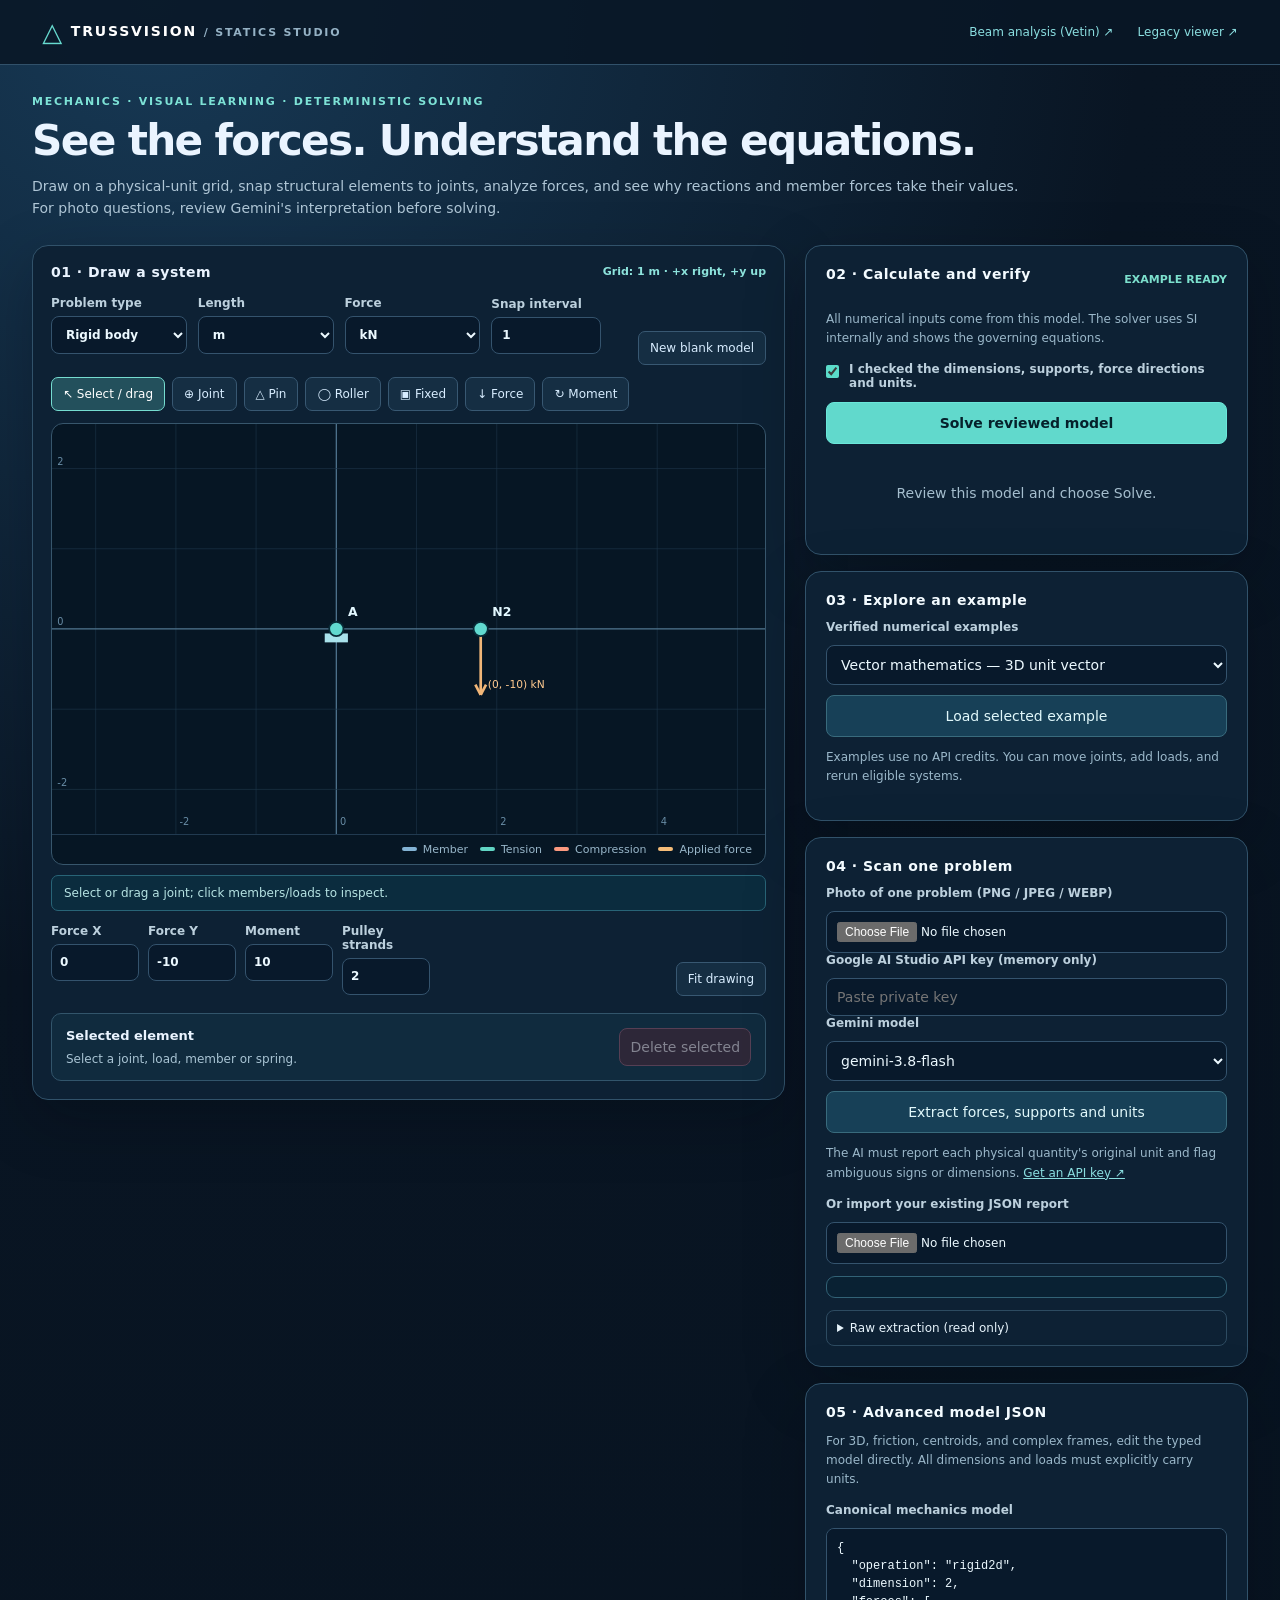
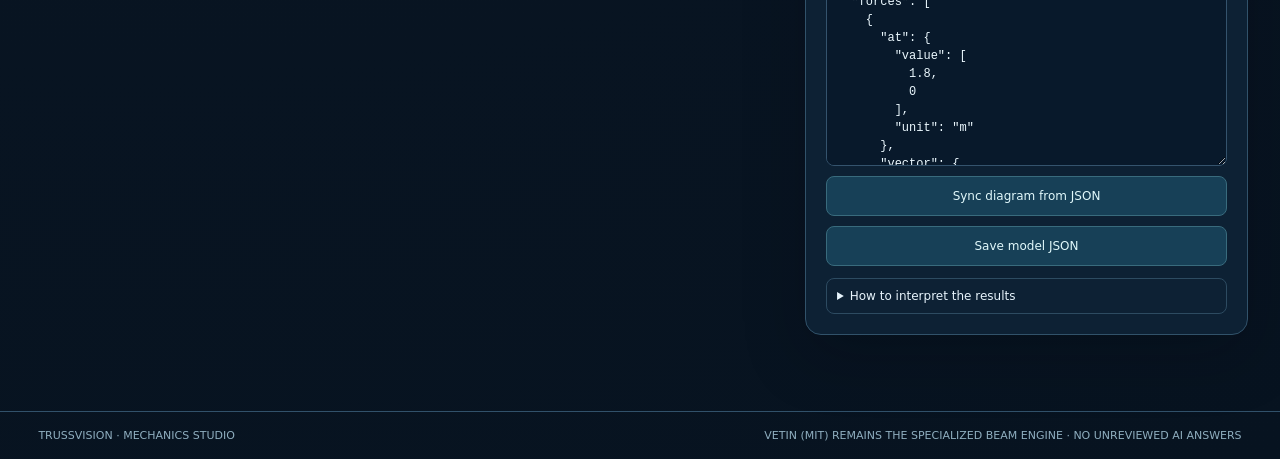
<file: trussvision/workbench.html>
<!doctype html>
<html lang="en"><head><meta charset="utf-8"><meta name="viewport" content="width=device-width, initial-scale=1"><meta name="theme-color" content="#0a1829"><title>TrussVision | Statics Studio</title><link rel="stylesheet" href="./workbench.css"></head>
<body>
<header class="topbar"><a href="./workbench.html" class="brand"><span class="brandmark">△</span> TRUSSVISION <span class="muted">/ STATICS STUDIO</span></a><nav><a href="../vetin/" target="_blank" rel="noopener">Beam analysis (Vetin) ↗</a><a href="./legacy.html">Legacy viewer ↗</a></nav></header>
<main>
  <div class="hero"><div class="eyebrow">MECHANICS · VISUAL LEARNING · DETERMINISTIC SOLVING</div><h1>See the forces. Understand the equations.</h1><p>Draw on a physical-unit grid, snap structural elements to joints, analyze forces, and see why reactions and member forces take their values. For photo questions, review Gemini's interpretation before solving.</p></div>
  <div class="studio">
    <section class="workspace" aria-label="Mechanics drawing workspace">
      <div class="workspace-heading"><h2>01 · Draw a system</h2><span id="gridReadout">Grid: 1 m · +x right, +y up</span></div>
      <div class="controls-row">
        <label>Problem type <select id="editMode"><option value="truss2d">Pin-jointed truss</option><option value="rigid2d">Rigid body</option><option value="spring">Vertical spring system</option><option value="ideal_pulley">Ideal pulley</option></select></label>
        <label>Length <select id="lengthUnit"><option value="m">m</option><option value="cm">cm</option><option value="mm">mm</option><option value="ft">ft</option><option value="in">in</option></select></label>
        <label>Force <select id="forceUnit"><option>N</option><option>kN</option><option>lb</option></select></label>
        <label>Snap interval <input type="number" id="gridStep" min="0.0001" step="any" value="1"></label>
        <button id="newCanvas" class="secondary">New blank model</button>
      </div>
      <div class="toolbar" role="toolbar" aria-label="Model editing tools">
        <button data-tool="select" class="active">↖ Select / drag</button>
        <button data-tool="node">⊕ Joint</button>
        <button data-tool="member">╱ Member</button>
        <button data-tool="pin">△ Pin</button>
        <button data-tool="roller">◯ Roller</button>
        <button data-tool="fixed">▣ Fixed</button>
        <button data-tool="force">↓ Force</button>
        <button data-tool="couple">↻ Moment</button>
        <button data-tool="spring">〽 Spring</button>
        <button data-tool="pulley">◉ Pulley</button>
      </div>
      <div class="canvas-wrap"><svg id="modelCanvas" viewBox="0 0 800 460" role="img" aria-label="Editable mechanics model: select a tool and click grid positions to add nodes, or select nodes to connect or load them" tabindex="0"></svg><div class="canvas-key"><span><i class="key-member"></i> Member</span><span><i class="key-tension"></i> Tension</span><span><i class="key-compression"></i> Compression</span><span><i class="key-load"></i> Applied force</span></div></div>
      <div class="edit-help" id="toolHint" role="status">Select a tool and click a grid location to add a joint. Drag an existing joint to move it.</div>
      <div class="edit-bottom"><div><label>Force X <input type="number" id="forceX" value="0" step="any"></label><label>Force Y <input type="number" id="forceY" value="-10" step="any"></label><label>Moment <input type="number" id="momentInput" value="10" step="any"></label><label>Pulley strands <input type="number" id="segmentsInput" value="2" min="1" max="16"></label></div><button id="zoomFit" class="secondary">Fit drawing</button></div>
      <section class="inspector"><div><h3>Selected element</h3><div id="selectionInfo">Click a joint, force, spring, or member to inspect it.</div></div><div id="inspectorFields"></div><button id="deleteSelection" class="danger" disabled>Delete selected</button></section>
    </section>
    <aside class="sidepanel">
      <section class="panel" aria-labelledby="resultsTitle"><div class="panel-title"><h2 id="resultsTitle">02 · Calculate and verify</h2><span id="status" role="status">READY</span></div><p class="help">All numerical inputs come from this model. The solver uses SI internally and shows the governing equations.</p><label class="check"><input id="reviewed" type="checkbox"> I checked the dimensions, supports, force directions and units.</label><button class="primary" id="solve">Solve reviewed model</button><div id="error" class="error" role="alert" hidden></div><div id="result" aria-live="polite"><div class="empty">Build a model or load an example, review the inputs, then solve.</div></div></section>
      <section class="panel" aria-label="Try a worked example"><h2>03 · Explore an example</h2><label for="demo">Verified numerical examples</label><select id="demo"></select><button id="loadExample">Load selected example</button><p class="help">Examples use no API credits. You can move joints, add loads, and rerun eligible systems.</p></section>
      <section class="panel" aria-label="Scan image with Gemini"><h2>04 · Scan one problem</h2><label for="problemImage">Photo of one problem (PNG / JPEG / WEBP)</label><input type="file" id="problemImage" accept="image/png,image/jpeg,image/webp"><img id="preview" alt="Problem preview" hidden><label for="apiKey">Google AI Studio API key (memory only)</label><input id="apiKey" type="password" autocomplete="off" placeholder="Paste private key"><label for="aiModel">Gemini model</label><select id="aiModel"><option value="gemini-3.8-flash">gemini-3.8-flash</option><option value="gemini-3.6-flash">gemini-3.6-flash</option><option value="gemini-4-argon">gemini-4-argon</option></select><button id="scan">Extract forces, supports and units</button><p class="help">The AI must report each physical quantity's original unit and flag ambiguous signs or dimensions. <a href="https://aistudio.google.com/apikey" target="_blank" rel="noopener">Get an API key ↗</a></p><label for="sceneFile">Or import your existing JSON report</label><input id="sceneFile" type="file" accept=".json,application/json"><div id="extractionReview" class="measurements" aria-live="polite"></div><details><summary>Raw extraction (read only)</summary><pre id="raw">No AI extraction yet.</pre></details></section>
      <section class="panel"><h2>05 · Advanced model JSON</h2><p class="help">For 3D, friction, centroids, and complex frames, edit the typed model directly. All dimensions and loads must explicitly carry units.</p><label for="model">Canonical mechanics model</label><textarea id="model" rows="12" spellcheck="false"></textarea><button id="applyJSON" class="secondary">Sync diagram from JSON</button><button id="downloadModel" class="secondary">Save model JSON</button><details><summary>How to interpret the results</summary><p>The force arrows show direction and relative strength. Blue/teal members represent tension; orange/red members represent compression. Joint equilibrium means the vector sum of forces is zero. Failed or incomplete models are not given fabricated results.</p></details></section>
    </aside>
  </div>
</main><footer><span>TRUSSVISION · MECHANICS STUDIO</span><span>VETIN (MIT) REMAINS THE SPECIALIZED BEAM ENGINE · NO UNREVIEWED AI ANSWERS</span></footer>
<script src="./core/engine.js"></script><script src="./core/adapter.js"></script><script src="./core/editor.js"></script><script src="./core/examples.js"></script><script src="./gemini-client.js"></script><script src="./workbench.js"></script>
</body></html>
</file>
<file: trussvision/style.css>
@import url('https://fonts.googleapis.com/css2?family=Orbitron:wght@400;600;700;900&family=JetBrains+Mono:wght@400;500;700&display=swap');
:root{--bg:#020813;--panel:#07192bd9;--cyan:#00e5fa;--muted:#5c91a7;--border:#174e65;--amber:#ffc968;--red:#ff5b78;--green:#42f6bc}*{box-sizing:border-box}body{margin:0;background:var(--bg);color:#b8eff7;font:12px 'JetBrains Mono',monospace}button,input,select,textarea{font:inherit}button{cursor:pointer}.grid-bg{position:fixed;inset:0;pointer-events:none;background-image:linear-gradient(#09dbff0b 1px,transparent 1px),linear-gradient(90deg,#09dbff0b 1px,transparent 1px),radial-gradient(ellipse at 45% 5%,#123e65 0%,transparent 60%);background-size:35px 35px,35px 35px,100% 100%}.app{position:relative;min-height:100vh;padding:14px;display:flex;flex-direction:column;gap:12px}.panel{background:var(--panel);border:1px solid var(--border);box-shadow:inset 0 0 35px #00dfff09,0 0 24px #00e5fa08;border-radius:10px}.header{display:flex;justify-content:space-between;align-items:center;gap:20px;padding:14px 20px;flex-wrap:wrap}.brand{display:flex;gap:14px;align-items:center}.pulse{width:13px;height:13px;background:var(--cyan);border-radius:50%;box-shadow:0 0 24px var(--cyan);animation:pulse 2s infinite}.brand strong{display:block;font:900 19px Orbitron;color:white;letter-spacing:2px}.brand strong span{color:var(--cyan)}.brand small,.canvas-top small{display:block;color:var(--muted);font-size:9px;letter-spacing:1.4px;margin-top:4px}.keyarea{display:flex;align-items:center;gap:8px}.keyarea label{color:var(--cyan);font-size:10px}.keyarea input{width:220px}.header-actions{display:flex;gap:7px}input,select,textarea{background:#061220;color:#c6eff9;border:1px solid #216079;border-radius:5px;padding:9px;min-width:0}input:focus,select:focus,textarea:focus{outline:1px solid var(--cyan)}.workspace{display:grid;grid-template-columns:minmax(270px,23%) minmax(320px,1fr) minmax(270px,23%);gap:12px;min-height:calc(100vh - 134px)}.sidebar{padding:17px;display:flex;flex-direction:column;gap:21px;max-height:calc(100vh - 134px);overflow:auto}.section-head{display:flex;justify-content:space-between;align-items:center;border-bottom:1px solid #18516a;padding-bottom:10px;margin-bottom:12px;font:700 11px Orbitron;letter-spacing:.5px;color:var(--cyan)}.section-head span{font:700 9px 'JetBrains Mono';color:var(--muted)}.section-head .healthy{color:var(--green)}.upload{min-height:154px;border:1px dashed #3987a3;background:#031322;border-radius:8px;display:flex;align-items:center;justify-content:center;flex-direction:column;gap:6px;text-align:center;position:relative;overflow:hidden;cursor:pointer}.upload.dragging{background:#06445a}.upload-glyph{font-size:39px;color:var(--cyan);text-shadow:0 0 18px var(--cyan)}.upload strong{font-size:10px;color:white}.upload small{font-size:9px;color:var(--muted)}.upload img{position:absolute;inset:0;width:100%;height:100%;object-fit:contain;background:#00121eea}.twocol{display:flex;gap:7px;margin-top:10px}.twocol button{flex:1}.outline,.primary,.toolbar button{background:#08243a;border:1px solid #25829d;color:var(--cyan);border-radius:5px;padding:10px;font-size:10px;font-weight:700;letter-spacing:.2px}.primary{background:#00bfcf;color:#01121b;border-color:#00f1fa;box-shadow:0 0 14px #00e5fa2a}.primary.accent{background:#d8a652;border-color:#ffd479;color:#170e02}.primary:disabled{opacity:.3;cursor:not-allowed}.outline:hover,.toolbar button:hover,.toolbar button.on{background:#00d8e7;color:#00121b}.wide{width:100%;margin-top:8px}.danger{color:var(--red);border-color:#7c3550}.hint{color:#76a6b7;font-size:10px;line-height:1.7;margin:10px 0}.field{margin:14px 0}.field label{display:flex;justify-content:space-between;font-size:10px;color:#a1dbeb;margin-bottom:7px}.field label b{color:var(--amber)}.field select,.field input[type=range]{width:100%}.field input[type=range]{accent-color:var(--cyan);padding:0}.units{display:flex}.units input{width:100%}.units span{border:1px solid var(--border);padding:9px;background:#122c40}.error{background:#57172966;border:1px solid var(--red);color:#ffbec8;padding:8px;margin-top:10px;white-space:pre-wrap}#sceneJson{width:100%;min-height:170px;font-size:10px;line-height:1.5;resize:vertical}.center{display:flex;flex-direction:column;min-height:0;gap:12px}.canvas-panel{display:flex;flex-direction:column;min-height:530px;flex:1;overflow:hidden}.canvas-top,.canvas-foot{display:flex;align-items:center;justify-content:space-between;padding:14px 17px;gap:10px}.canvas-top strong{font:700 12px Orbitron;color:#dcfbff}.chip{border:1px solid #1f8c82;color:var(--green);padding:5px 8px;font-size:9px;border-radius:4px}.toolbar{display:flex;gap:5px;padding:0 14px 10px;flex-wrap:wrap}.toolbar button{padding:7px;font-size:9px}#stage{width:100%;flex:1;display:block;touch-action:none;cursor:crosshair;background:radial-gradient(circle at center,#10364e40,#030c1c 65%)}.canvas-foot{font-size:9px;color:var(--muted);border-top:1px solid #0e394d}.canvas-foot span:last-child{color:var(--cyan)}.explanation{padding:15px 18px}.explanation p{line-height:1.7;color:#d0edf2;margin:0}.notes{font-size:10px;line-height:1.6;color:var(--amber);margin-top:10px}.note{margin:5px 0}.stat-grid{display:grid;grid-template-columns:1fr 1fr;gap:8px}.stat-grid div{background:#041523;border:1px solid #16425a;padding:10px;border-radius:5px}.stat-grid small{display:block;color:var(--muted);font-size:9px}.stat-grid strong{display:block;color:var(--cyan);margin-top:8px;font:700 15px Orbitron}.meter{height:7px;background:#032136;margin:15px 0;border:1px solid #23617c;border-radius:10px;overflow:hidden}.meter>div{height:100%;width:0;background:var(--green);transition:width .3s}.telemetry{max-height:245px;overflow:auto}.telemetry-row{display:flex;justify-content:space-between;gap:6px;padding:9px 5px;border-bottom:1px solid #16384d;font-size:10px}.telemetry-row b{color:var(--cyan)}.analysis{color:#c2e7ed;line-height:1.9;font-size:10px}.analysis strong{color:var(--amber)}.analysis .invalid{color:var(--red)}footer{display:flex;justify-content:space-between;color:#477d94;font-size:9px;padding:3px 8px;letter-spacing:1px}@keyframes pulse{50%{opacity:.4;box-shadow:0 0 5px var(--cyan)}}@media(max-width:1150px){.workspace{grid-template-columns:260px minmax(280px,1fr)}.right{grid-column:1/-1;max-height:none}.sidebar{max-height:none}}@media(max-width:730px){.workspace{display:flex;flex-direction:column}.sidebar{max-height:none}.canvas-panel{height:580px}.center{min-height:700px}.keyarea{flex-wrap:wrap}.header{align-items:flex-start}.keyarea input{width:170px}footer span{display:none}}

/* Mark V: compact controls and unobtrusive scan progress */
.scan-time{min-height:21px;margin-top:8px;color:#80e4ef;font-size:10px;letter-spacing:.2px}.scanning{border-color:var(--cyan)!important;box-shadow:inset 0 0 15px #00dfff24,0 0 18px #00e5fa44;animation:scanhud 1.8s ease-in-out infinite}.scanning:after{content:'';position:absolute;top:0;left:0;right:0;height:2px;background:var(--cyan);box-shadow:0 0 16px var(--cyan);animation:scanline 2s linear infinite;z-index:4}.option-check{font-size:10px;color:#86aebd;display:flex;align-items:center;gap:7px;margin-top:2px}.option-check input{margin:0;accent-color:#00d9ea}.header-actions button:disabled{opacity:.45;cursor:default;pointer-events:none}.canvas-panel{min-height:510px}.sidebar{gap:15px}.app{gap:9px}.panel{box-shadow:inset 0 0 20px #00dfff09,0 0 12px #00e5fa08}@keyframes scanline{0%{top:0}100%{top:100%}}@keyframes scanhud{50%{box-shadow:inset 0 0 25px #00dfff2c,0 0 25px #00e5fa55}}
@media (prefers-reduced-motion:reduce){.scanning,.scanning:after{animation:none}}

/* Mark VI — clear, aligned force telemetry. Smaller independent panels keep
   the node loads visible directly beneath member tension/compression results. */
.telemetry-section{margin-top:16px}
.telemetry-section:first-of-type{margin-top:17px}
.mini-head{display:flex;align-items:center;justify-content:space-between;gap:8px;font:700 10px Orbitron, sans-serif;letter-spacing:.35px;color:var(--cyan);border-bottom:1px solid #206079;padding:0 0 9px;margin-bottom:10px}
.mini-head span{font:700 10px 'JetBrains Mono',monospace;color:#8cbdcf}
.hud-table-head,.hud-table-row{display:grid;align-items:center;column-gap:7px}
.member-cols{grid-template-columns:minmax(38px,.75fr) minmax(58px,1fr) minmax(65px,1.1fr)}
.node-cols{grid-template-columns:minmax(40px,.55fr) repeat(2,minmax(70px,1fr))}
.node-cols-3d{grid-template-columns:minmax(34px,.56fr) repeat(3,minmax(44px,1fr))}
.hud-table-head{font-size:9px;letter-spacing:.7px;color:#53b7d1;padding:3px 8px 8px}
.hud-table-head span:not(:first-child),.hud-table-row span:not(:first-child){text-align:right}
.member-cols span:nth-child(2){text-align:center}
.hud-data-table{display:flex;flex-direction:column;gap:6px;max-height:280px;overflow-y:auto;overscroll-behavior:contain;padding:2px 3px 4px 0}
.hud-table-row{font-size:10px;min-height:39px;padding:8px 8px;background:#071b2e;border:1px solid #1a4760;border-radius:6px;box-shadow:inset 0 0 10px #00e5fa05;white-space:nowrap;font-variant-numeric:tabular-nums}
.hud-table-row:hover{border-color:#3c9bb4;background:#0c2b40}
.hud-table-row span{min-width:0}
.member-name{color:#baf7ff;font-weight:700}
.force-tension{color:#50eafa;font-weight:700}
.force-compression{color:#ffc968;font-weight:700}
.force-zero{color:#799cb1;font-weight:700}
.force-reaction{color:#68facd;font-weight:700}
.force-positive{color:#aee8f6}
.force-negative{color:#ffc968}
.telemetry-caption{font-size:9px;line-height:1.55;color:#79aabb;margin:0 0 8px}
.telemetry-empty{border:1px dashed #24546b;padding:12px 9px;color:#8da8b9;font-size:10px;line-height:1.55;border-radius:5px}

/* Guided workbench controls. These remain framework-free for GitHub Pages and
   the local Python server. */
.workflow{display:grid;grid-template-columns:repeat(3,1fr);gap:9px}
.workflow-step{display:grid;grid-template-columns:auto 1fr;grid-template-rows:auto auto;column-gap:9px;align-items:center;padding:10px 13px;border:1px solid var(--border);border-radius:8px;background:#061522;color:var(--muted);opacity:.72}
.workflow-step span{grid-row:1 / span 2;color:var(--muted);font:700 16px Orbitron,sans-serif}
.workflow-step strong{font:700 10px Orbitron,sans-serif;letter-spacing:.5px}
.workflow-step small{font-size:9px;margin-top:3px}
.workflow-step.active,.workflow-step.complete{opacity:1;border-color:var(--cyan);box-shadow:inset 0 -2px var(--cyan)}
.workflow-step.active strong,.workflow-step.complete strong{color:var(--cyan)}
.workflow-step.complete span{color:var(--green)}
.section-intro{margin:-4px 0 10px;color:var(--muted);font-size:10px;line-height:1.55}
.settings-details{position:relative;min-width:250px}
.settings-details summary{cursor:pointer;color:var(--cyan);border:1px solid var(--border);border-radius:5px;padding:9px 11px;font-size:10px;font-weight:700;list-style:none}
.settings-details summary::-webkit-details-marker{display:none}
.settings-details summary::after{content:'+';float:right;font-size:13px}
.settings-details[open] summary::after{content:'−'}
.settings-body{position:absolute;z-index:6;right:0;top:43px;width:290px;padding:12px;background:#061522;border:1px solid var(--border);border-radius:7px;box-shadow:0 12px 35px #0008;display:grid;gap:7px}
.settings-body label{color:var(--cyan);font-size:9px;font-weight:700}
.settings-body input,.settings-body select{width:100%}
.settings-body small{color:var(--muted);font-size:9px;line-height:1.5}
button:focus-visible,input:focus-visible,select:focus-visible,textarea:focus-visible,summary:focus-visible,canvas:focus-visible{outline:2px solid var(--amber);outline-offset:2px}
button:disabled{cursor:not-allowed}
.app-dialog{border:1px solid var(--border);border-radius:10px;padding:0;background:#061522;color:#c6eff9;max-width:min(430px,calc(100vw - 32px));width:100%;box-shadow:0 18px 60px #000b}
.app-dialog::backdrop{background:#020813b8;backdrop-filter:blur(3px)}
.dialog-card{padding:22px}
.dialog-card h2{margin:0 0 8px;color:var(--cyan);font:700 15px Orbitron,sans-serif}
.dialog-card label{display:block;color:#a1dbeb;font-size:10px;margin-top:12px}
.dialog-card input{width:100%;margin-top:7px}
.dialog-warning{margin:0;color:var(--amber);font-size:10px;line-height:1.6}
.dialog-actions{display:flex;justify-content:flex-end;gap:8px;margin-top:18px}
@media(max-width:730px){.workflow{grid-template-columns:1fr}.workflow-step{grid-template-columns:auto 1fr}.settings-details{width:100%}.settings-body{position:static;width:100%;margin-top:7px}.header-actions{width:100%}.header-actions button{flex:1}.dialog-actions{flex-direction:column-reverse}.dialog-actions button{width:100%}}

/* Neutral structural analysis identity — accessible, restrained workbench polish. */
:root{color-scheme:dark}
.brand-mark{width:38px;height:38px;flex:none;display:inline-grid;place-items:center;color:#071724;background:linear-gradient(145deg,#8be3ed,#22bacd);border:1px solid #a1f3f8;border-radius:10px;font:800 26px/1 Arial,sans-serif;box-shadow:0 3px 18px #19c7d826}
.header{background:linear-gradient(120deg,#071b2a,#0b2234 70%,#0b1c30)}
.panel{box-shadow:0 5px 18px #0000001c;border-color:#24475c}
.primary,.outline,.toolbar button{transition:background-color .15s ease,border-color .15s ease,transform .15s ease}
button:not(:disabled){cursor:pointer}
button:not(:disabled):active{transform:translateY(1px)}
.upload{transition:border-color .16s ease,background-color .16s ease}
.upload:hover,.upload:focus-within{border-color:#72dfea;background:#092539}
.canvas-panel{border-color:#2b6178}
#stage{min-height:280px}
input[type=number]{font-variant-numeric:tabular-nums}
@media(max-width:730px){.app{padding:9px}.brand strong{font-size:16px;letter-spacing:1px}.header{padding:12px}.sidebar{padding:14px}.canvas-panel{height:auto;min-height:490px}.canvas-top,.canvas-foot{padding:11px}.workflow-step{padding:9px 11px}}
@media(prefers-reduced-motion:reduce){.primary,.outline,.toolbar button,.upload{transition:none}}

/* Production usability refinements. */
.settings-body a{color:#82e8f3;text-decoration:underline;text-underline-offset:3px}
.settings-body a:hover{color:#fff}
.upload:focus-visible{outline:2px solid var(--amber);outline-offset:3px}
.upload[role=button]{cursor:pointer}
.app-dialog input:invalid{border-color:var(--red)}
@media(max-width:730px){.settings-details{min-width:0}.settings-body{width:100%}.header{gap:12px}.upload{padding:12px}.section-head{line-height:1.5}}
</file>
<file: vetin/common.css>
/* common/common.css */

/* Fluent Design Sistemi Token'ları (Tüm platformlar için ortak) */
:root {
    --fluent-accent-fill-rest: #1C3E68;
    --fluent-accent-fill-hover: #2A528A;
    --fluent-accent-fill-pressed: #142C4C;
    --fluent-neutral-fill-rest: #F3F3F3;
    --fluent-neutral-fill-hover: #EBEBEB;
    --fluent-neutral-fill-pressed: #E1E1E1;
    --fluent-neutral-foreground-rest: #201F1E;
    --fluent-neutral-foreground-hint: #605E5C;
    --fluent-layer-fill-default: #FFFFFF;
    --fluent-stroke-color-default: #E1E1E1;
    --fluent-background-fill-mica: rgba(252, 252, 252, 0.7);
    --fluent-background-fill-solid: #F3F3F3;
    --fluent-shadow-depth-4: 0 2px 4px rgba(0,0,0,0.06);
    --fluent-shadow-depth-8: 0 4px 8px rgba(0,0,0,0.08);
    --fluent-shadow-depth-16: 0 8px 16px rgba(0,0,0,0.1);
    --fluent-border-radius: 4px;
}

body.dark-mode {
    /* Accent colors - Blue tones */
    --fluent-accent-fill-rest: #3B82F6;
    --fluent-accent-fill-hover: #60A5FA;
    --fluent-accent-fill-pressed: #2563EB;
    
    /* Neutral fills - Dark blue-gray tones */
    --fluent-neutral-fill-rest: #1A1F2E;
    --fluent-neutral-fill-hover: #252B3D;
    --fluent-neutral-fill-pressed: #0F1219; /* Derived as darker */

    /* Foreground colors - Light text */
    --fluent-neutral-foreground-rest: #F0F0F0;
    --fluent-neutral-foreground-hint: #A0A0A0;
    
    /* Layer fills - Dark backgrounds */
    --fluent-layer-fill-default: #0F1419;
    --fluent-stroke-color-default: #1E293B;
    --fluent-background-fill-mica: rgba(15, 20, 25, 0.7); /* Adapted */
    --fluent-background-fill-solid: #0A0E1A;
    
    /* Shadows - Stronger for dark mode */
    --fluent-shadow-depth-4: 0 2px 4px rgba(0, 0, 0, 0.4);
    --fluent-shadow-depth-8: 0 4px 8px rgba(0, 0, 0, 0.45);
    --fluent-shadow-depth-16: 0 8px 16px rgba(0, 0, 0, 0.5);
}

body.dark-mode .tool-button {
    color: var(--fluent-neutral-foreground-hint);
}

body.dark-mode .tool-button svg {
    stroke: currentColor;
}

body.dark-mode #modeling-area-title {
    background-color: #2D2D2D;
    color: var(--fluent-neutral-foreground-hint);
}

body.dark-mode .canvas-overlay-btn {
    background-color: rgba(45, 45, 45, 0.7);
    stroke: var(--fluent-neutral-foreground-hint);
    color: var(--fluent-neutral-foreground-hint);
}

body.dark-mode .canvas-overlay-btn svg {
    stroke: var(--fluent-neutral-foreground-hint);
    fill: var(--fluent-neutral-foreground-hint); /* For filled icons like download */
}

body.dark-mode .drag-overlay-content {
    background-color: rgba(32, 32, 32, 0.9);
}

body.dark-mode .hint-box {
    background-color: rgba(60, 50, 20, 0.95);
    border: 1px solid rgba(255, 200, 0, 0.3);
    color: #FFD700;
}

body.dark-mode td[contenteditable="true"] {
    background-color: rgba(56, 159, 182, 0.15);
    color: var(--fluent-neutral-foreground-rest);
}

body.dark-mode .diagram-container .toggle-button, 
body.dark-mode .diagram-container .download-btn, 
body.dark-mode .data-tables-header .toggle-button, 
body.dark-mode .data-tables-header .download-btn {
    background-color: rgba(60, 60, 60, 0.7);
    color: var(--fluent-neutral-foreground-hint);
}

body.dark-mode .toggle-button svg {
    fill: currentColor;
}

body.dark-mode .diagram-container h4,
body.dark-mode .data-tables-header h4,
body.dark-mode .table-wrapper h3,
body.dark-mode .table-wrapper th,
body.dark-mode .table-wrapper td {
    color: var(--fluent-neutral-foreground-hint);
}

body.dark-mode .diagram-container .toggle-button:hover, 
body.dark-mode .diagram-container .download-btn:hover, 
body.dark-mode .data-tables-header .toggle-button:hover, 
body.dark-mode .data-tables-header .download-btn:hover {
    background-color: rgba(80, 80, 80, 0.9);
}




/* Force logos to white in Dark Mode */
body.dark-mode .footer-socials img,
body.dark-mode .page-header2 img,
body.dark-mode img[src*="IUC.svg"],
body.dark-mode img[src*="logo.svg"] {
    /* Color match for #A0A0A0 (--fluent-neutral-foreground-hint) */
    filter: brightness(0) invert(0.63);
}

/* Temel Sayfa Yapısı */
.fluent-theme { 
    font-family: "Segoe UI Variable", "Segoe UI", -apple-system, BlinkMacSystemFont, Roboto, Helvetica, Arial, sans-serif; 
    background-color: var(--fluent-background-fill-solid); 
    color: var(--fluent-neutral-foreground-rest); 
    margin: 0; 
    padding: 20px; 
    display: flex; 
    flex-direction: column; 
    align-items: center; 
}
.fluent-theme .page-header2 {
    width: 100%;
    box-sizing: border-box;
    max-width: 1470px;
    padding: 25px 30px;
    margin-bottom: 0px;
    text-align:center;
}

/* --- UYGULAMA DEĞİŞTİRİCİ (logonun sağı) ---
   Logo kabı satır içi kalır (başlık yüksekliği değişmesin); düğme ve menü ona göre
   konumlanır. Menü başlığın dışına, araç çubuğunun ve tuvalin üstüne taşar. */
.logo-container {
    position: relative;
    display: inline-block;
}
.app-switcher-btn {
    position: absolute;
    top: 50%;
    left: calc(100% + 8px);
    margin-top: -16px;
    width: 32px;
    height: 32px;
    padding: 6px;
    border: none;
    border-radius: 4px; /* ayarlar düğmesiyle (#app-menu-toggle) aynı */
    background: transparent;
    color: var(--fluent-neutral-foreground-hint);
    cursor: pointer;
    display: flex;
    align-items: center;
    justify-content: center;
    transition: background-color 0.15s ease-out, color 0.15s ease-out;
}
.app-switcher-btn svg { width: 20px; height: 20px; fill: currentColor; }
.app-switcher-btn:hover,
.app-switcher-btn[aria-expanded="true"] {
    background-color: var(--fluent-neutral-fill-hover);
    color: var(--fluent-neutral-foreground-rest);
}
.app-switcher-btn:focus-visible { outline: 2px solid var(--fluent-accent-fill-rest); outline-offset: 1px; }

.app-switcher-menu {
    position: absolute;
    top: calc(100% + 4px);
    left: 50%;
    translate: -50% 0; /* transform açılış animasyonuna (appMenuFade) bırakılır */
    width: 312px;
    box-sizing: border-box;
    display: none;
    grid-template-columns: repeat(3, 1fr);
    gap: 4px;
    padding: 12px;
    background-color: var(--fluent-layer-fill-default);
    border: 1px solid var(--fluent-stroke-color-default);
    border-radius: 12px;
    box-shadow: var(--fluent-shadow-depth-16);
    z-index: 3000;
    animation: appMenuFade 0.2s ease;
}
.app-switcher-menu.show { display: grid; }
.page-header2.app-menu-open { position: relative; z-index: 3000; }
.app-tile {
    display: flex;
    flex-direction: column;
    align-items: center;
    gap: 6px;
    padding: 10px 4px;
    border-radius: 8px;
    color: var(--fluent-accent-fill-rest);
    text-decoration: none;
    transition: background-color 0.2s ease;
}
.app-tile svg { width: 36px; height: 36px; }
.app-tile span {
    font-size: 12px;
    line-height: 1.25;
    text-align: center;
    color: var(--fluent-neutral-foreground-rest);
}
.app-tile .app-tile-wordmark {
    height: 36px;
    display: flex;
    align-items: center;
    font-size: 17px;
    font-weight: 700;
    letter-spacing: 0.5px;
    color: var(--fluent-neutral-foreground-hint);
}
.app-tile:hover, .app-tile:focus-visible { background-color: var(--fluent-neutral-fill-hover); outline: none; }
.app-tile.current { background-color: var(--fluent-neutral-fill-rest); cursor: default; }
@media (max-width: 640px) {
    .app-switcher-menu { width: min(312px, calc(100vw - 32px)); }
}

.fluent-theme .app-wrapper {
    width: 100%;
    max-width: 1470px;
}
.fluent-theme .main-content { 
    display: flex; 
    flex-direction: column; 
    gap: 20px; 
    width: 100%;
}

/* Footer Stilleri */
.fluent-theme .page-footer {
    width: 100%; max-width: 1470px; padding: 15px 30px; margin-top: 20px;
    background-color: var(--fluent-layer-fill-default);
    border: 1px solid var(--fluent-stroke-color-default);
    border-radius: var(--fluent-border-radius);
    box-shadow: var(--fluent-shadow-depth-16);
    box-sizing: border-box;
}
.fluent-theme .footer-content {
    display: flex; 
    justify-content: space-between; 
    align-items: center;
    gap: 20px; 
    flex-wrap: wrap;
}
.fluent-theme .footer-text { font-size: 14px; color: var(--fluent-neutral-foreground-hint); flex-grow: 1; }
.fluent-theme .footer-text p { margin: 0 0 5px 0; }
.fluent-theme .footer-text a { color: var(--fluent-accent-fill-rest); text-decoration: none; font-weight: 600; }

/* Dil Seçici Stilleri */
.fluent-theme .language-switcher { display: flex; gap: 8px; position: relative; }
.fluent-theme .language-switcher button {
    width: 32px; height: 32px; padding: 0; background-color: transparent; border: none;
    border-radius: var(--fluent-border-radius); cursor: pointer; font-family: "Segoe UI Variable", "Segoe UI", sans-serif;
    font-size: 14px; font-weight: 600; color: var(--fluent-neutral-foreground-hint);
    transition: background-color 0.15s ease-out, color 0.15s ease-out; opacity: 1;
    display: flex; align-items: center; justify-content: center;
}
/* Yalnız doğrudan çocuklar (dil düğmeleri, "+" ve ayarlar düğmesi): dil listesi ile
   ayarlar menüsü öğeleri iç içe bir kapta durur ve kendi hover kurallarını taşır. */
.fluent-theme .language-switcher > button:hover { opacity: 1; background-color: var(--fluent-neutral-fill-hover); }
.fluent-theme .language-switcher button.active { background-color: var(--fluent-accent-fill-rest); opacity: 1; color: white; }
.fluent-theme .language-switcher button.active:hover { background-color: var(--fluent-accent-fill-hover); }

.fluent-theme .language-switcher {
    position: relative;
}

/* Dil Seçimi Dropdown */
.language-dropdown {
    position: absolute;
    bottom: 45px; /* Butonların üstünde */
    left: auto;
    right: 0; /* Sağa hizalı */
    background-color: var(--fluent-layer-fill-default);
    border: 1px solid var(--fluent-stroke-color-default);
    border-radius: 4px;
    box-shadow: var(--fluent-shadow-depth-16);
    padding: 5px;
    z-index: 3000;
    max-height: 300px;
    overflow-y: auto;
    width: max-content;
    min-width: 90px;
    display: none;

    /* Modern Scrollbar */
    scrollbar-width: auto;
    scrollbar-color: rgba(0, 0, 0, 0.2) transparent;
}

.language-dropdown::-webkit-scrollbar {
    width: 12px;
}

.language-dropdown::-webkit-scrollbar-track {
    background: transparent;
}

.language-dropdown::-webkit-scrollbar-thumb {
    background-color: rgba(0, 0, 0, 0.2);
    border-radius: 4px;
}

.language-dropdown::-webkit-scrollbar-thumb:hover {
    background-color: rgba(0, 0, 0, 0.3);
}

.language-dropdown.show {
    display: block !important;
}

.language-dropdown button {
    display: block;
    width: 100%;
    text-align: center; /* Center text for better look in compact list */
    padding: 6px 12px;
    border: none;
    background: none; 
    cursor: pointer;
    font-family: "Segoe UI Variable", "Segoe UI", sans-serif;
    font-size: 13px;
    color: var(--fluent-neutral-foreground-rest);
    border-radius: 2px;
    white-space: nowrap; /* Prevent line breaks */
}

.language-dropdown button:hover {
    background-color: var(--fluent-neutral-fill-hover);
    color: var(--fluent-accent-fill-rest);
}

/* + Butonu */
#btnMoreLanguages {
    font-size: 18px;
    font-weight: bold;
    padding-bottom: 4px; /* Dikey ortalama */
}

/* Tema Değiştirici Stilleri */
/* Buton artık dil değiştirici içinde, inline stiller ile yönetiliyor */
/* .theme-switcher ve alt eleman stilleri kaldırıldı */

body.dark-mode .moon-icon { display: none; }
body.dark-mode .sun-icon { display: block !important; }

/* Uygulama Menüsü (hamburger) */
#app-menu-toggle {
    position: relative;
}
.app-menu {
    position: absolute;
    bottom: calc(100% + 12px);
    left: 0;
    background-color: var(--fluent-layer-fill-default);
    border: 1px solid var(--fluent-stroke-color-default);
    border-radius: 8px;
    box-shadow: var(--fluent-shadow-depth-16);
    padding: 8px;
    z-index: 3000;
    min-width: 220px;
    display: none;
    flex-direction: column;
    animation: appMenuFade 0.2s ease;
}
@keyframes appMenuFade { from { opacity: 0; transform: translateY(10px); } to { opacity: 1; transform: translateY(0); } }
.app-menu.show {
    display: flex !important;
}
.fluent-theme .language-switcher .app-menu .app-menu-item,
.app-menu .app-menu-item {
    display: flex !important;
    align-items: center !important;
    justify-content: flex-start !important;
    gap: 12px !important;
    width: 100% !important;
    height: auto !important;
    padding: 10px 14px !important;
    border: none !important;
    background: none !important;
    cursor: pointer;
    font-family: "Segoe UI Variable", "Segoe UI", sans-serif;
    font-size: 13px !important;
    font-weight: 500 !important;
    color: var(--fluent-neutral-foreground-hint) !important;
    border-radius: 6px !important;
    text-align: left !important;
    white-space: nowrap;
    box-sizing: border-box;
    transition: background-color 0.2s ease, color 0.2s ease;
}
.fluent-theme .language-switcher .app-menu .app-menu-item:hover,
.app-menu .app-menu-item:hover {
    background-color: var(--fluent-neutral-fill-hover) !important;
    color: var(--fluent-neutral-foreground-rest) !important;
}
.app-menu-item svg {
    width: 16px;
    height: 16px;
    flex-shrink: 0;
    opacity: 0.7;
}
.app-menu-item:hover svg { opacity: 1; }
.app-menu-separator {
    height: 1px;
    background-color: var(--fluent-stroke-color-default);
    margin: 4px 0;
}

/* Hakkında Modal */
.about-modal-backdrop {
    position: fixed;
    inset: 0;
    background-color: rgba(0, 0, 0, 0.5);
    display: none;
    align-items: center;
    justify-content: center;
    z-index: 5000;
    font-family: "Segoe UI Variable", "Segoe UI", sans-serif;
}
.about-modal-backdrop.show { display: flex; }
.about-modal {
    width: 725px;
    max-width: calc(100% - 40px);
    background-color: var(--fluent-layer-fill-default);
    border-radius: 24px;
    box-shadow: var(--fluent-shadow-depth-16);
    overflow: hidden;
    color: var(--fluent-neutral-foreground-rest);
}
.about-modal-grid {
    display: flex;
    min-height: 380px;
}
.about-modal-left {
    flex: 1;
    background: linear-gradient(135deg, var(--fluent-accent-fill-rest), #0F1E33);
    display: flex;
    flex-direction: column;
    align-items: center;
    padding: 40px;
    color: #ffffff;
    text-align: center;
}
.about-modal-left-content {
    flex: 1;
    display: flex;
    flex-direction: column;
    align-items: center;
    justify-content: center;
}
.about-modal-left img.about-logo {
    width: 160px;
    height: auto;
    filter: brightness(0) invert(1);
}
.about-modal-tagline {
    font-size: 11px;
    font-weight: 700;
    letter-spacing: 0.1em;
    opacity: 0.85;
    margin-top: 14px;
    text-transform: uppercase;
}
.about-modal-version {
    margin-top: 20px;
    font-size: 10px;
    opacity: 0.5;
    font-weight: 600;
}
.about-modal-left a.about-iuc-link {
    display: block;
    transition: opacity 0.2s;
    cursor: pointer;
    opacity: 0.9;
}
.about-modal-left a.about-iuc-link:hover { opacity: 0.7; }
.about-modal-left img.about-iuc-logo {
    width: 110px;
    height: auto;
    filter: brightness(0) invert(1);
}
.about-modal-right {
    flex: 1.7;
    padding: 40px;
    background: var(--fluent-layer-fill-default);
    display: flex;
    flex-direction: column;
}
.about-modal-right h2 {
    font-weight: 700;
    font-size: 26px;
    color: var(--fluent-neutral-foreground-rest);
    margin: 0 0 20px 0;
    letter-spacing: -0.5px;
}
.about-modal-body {
    font-size: 13.5px;
    color: var(--fluent-neutral-foreground-hint);
    line-height: 1.6;
    flex: 1;
}
.about-modal-body p { margin: 0 0 12px 0; }
.about-modal-body a {
    color: var(--fluent-accent-fill-rest);
    text-decoration: none;
    font-weight: 700;
}
.about-modal-body a:hover { text-decoration: underline; }
.about-modal-footer {
    display: flex;
    justify-content: flex-end;
    margin-top: 24px;
}
.about-modal-footer button {
    padding: 10px 32px;
    border-radius: 12px;
    border: none;
    background-color: var(--fluent-accent-fill-rest);
    color: #ffffff;
    font-size: 13px;
    font-weight: 600;
    cursor: pointer;
    box-shadow: 0 4px 12px rgba(0,0,0,0.1);
    font-family: inherit;
}
.about-modal-footer button:hover { background-color: var(--fluent-accent-fill-hover); }

/* Onay Modalı */
.confirm-modal-backdrop {
    position: fixed;
    inset: 0;
    background-color: rgba(0, 0, 0, 0.5);
    display: none;
    align-items: center;
    justify-content: center;
    z-index: 5000;
    font-family: "Segoe UI Variable", "Segoe UI", sans-serif;
}
.confirm-modal-backdrop.show { display: flex; }
.confirm-modal {
    background-color: var(--fluent-layer-fill-default);
    border-radius: 16px;
    box-shadow: var(--fluent-shadow-depth-16);
    padding: 28px;
    max-width: 420px;
    width: calc(100% - 40px);
    color: var(--fluent-neutral-foreground-rest);
}
.confirm-modal-header {
    display: flex;
    align-items: center;
    gap: 14px;
    margin-bottom: 14px;
}
.confirm-modal-header .icon {
    flex-shrink: 0;
    width: 40px;
    height: 40px;
    border-radius: 50%;
    background: rgba(216, 59, 1, 0.12);
    color: #D83B01;
    display: flex;
    align-items: center;
    justify-content: center;
}
.confirm-modal-header .icon svg { width: 22px; height: 22px; }
.confirm-modal h3 {
    margin: 0;
    font-size: 18px;
    font-weight: 700;
    letter-spacing: -0.3px;
}
.confirm-modal p {
    margin: 0 0 24px 0;
    font-size: 14px;
    line-height: 1.55;
    color: var(--fluent-neutral-foreground-hint);
}
.confirm-modal-footer {
    display: flex;
    justify-content: flex-end;
    gap: 19px;
}
.confirm-modal-footer button {
    padding: 9px 22px;
    border-radius: 10px;
    border: 1px solid transparent;
    font-size: 13px;
    font-weight: 600;
    cursor: pointer;
    font-family: inherit;
    transition: background-color 0.15s ease, border-color 0.15s ease;
}
.confirm-modal-footer .btn-cancel {
    background: transparent;
    color: var(--fluent-neutral-foreground-rest);
    border-color: var(--fluent-stroke-color-default);
}
.confirm-modal-footer .btn-cancel:hover { background-color: var(--fluent-neutral-fill-hover); }
.confirm-modal-footer .btn-danger {
    background-color: #D83B01;
    color: #ffffff;
    box-shadow: 0 4px 12px rgba(216, 59, 1, 0.25);
}
.confirm-modal-footer .btn-danger:hover { background-color: #BF3400; }
.confirm-modal-footer .btn-warning {
    background-color: #C19C00;
    color: #ffffff;
    box-shadow: 0 4px 12px rgba(193, 156, 0, 0.25);
}
.confirm-modal-footer .btn-warning:hover { background-color: #A78600; }
.confirm-modal-footer .btn-primary {
    background-color: var(--fluent-accent-fill-rest);
    color: #ffffff;
    box-shadow: 0 4px 12px rgba(0, 0, 0, 0.12);
}
.confirm-modal-footer .btn-primary:hover { background-color: var(--fluent-accent-fill-hover); }

.confirm-modal.confirm-warning .confirm-modal-header .icon {
    background: rgba(193, 156, 0, 0.15);
    color: #C19C00;
}
.confirm-modal.confirm-primary .confirm-modal-header .icon {
    background: rgba(28, 62, 104, 0.12);
    color: var(--fluent-accent-fill-rest);
}

/* Yük ekleme/düzenleme penceresi (load-dialog.js) — onay modalının görünümünü kullanır */
.load-dialog .confirm-modal-header .icon svg {
    fill: none; stroke: currentColor; stroke-width: 1.5; stroke-linecap: round; stroke-linejoin: round;
}
.load-dialog-fields {
    display: grid;
    grid-template-columns: 1fr minmax(0, 140px);
    align-items: center;
    gap: 10px 16px;
    margin-bottom: 16px;
}
.load-dialog-label {
    font-size: 13px;
    color: var(--fluent-neutral-foreground-rest);
}
.load-dialog-input {
    width: 100%;
    box-sizing: border-box;
    padding: 7px 10px;
    font: inherit;
    font-size: 14px;
    color: var(--fluent-neutral-foreground-rest);
    background: var(--fluent-layer-fill-default);
    border: 1px solid var(--fluent-stroke-color-default);
    border-radius: 8px;
    text-align: right;
}
.load-dialog-input:focus {
    outline: none;
    border-color: var(--fluent-accent-fill-rest);
    box-shadow: 0 0 0 2px rgba(28, 62, 104, 0.15);
}
.load-dialog-input[aria-invalid="true"] { border-color: #D83B01; box-shadow: 0 0 0 2px rgba(216, 59, 1, 0.15); }
.confirm-modal .load-dialog-hint,
.confirm-modal .load-dialog-error {
    margin: 0 0 16px 0;
    font-size: 12px;
    line-height: 1.5;
}
.confirm-modal .load-dialog-error { color: #D83B01; }
.load-dialog .confirm-modal-footer { flex-wrap: wrap; gap: 10px; }
/* Sil düğmesi solda, İptal/Kaydet sağda */
.load-dialog .confirm-modal-footer .load-dialog-delete { margin-right: auto; }

@media (max-width: 700px) {
    .about-modal-grid { flex-direction: column; min-height: 0; }
    .about-modal-left { padding: 28px; }
    .about-modal-right { padding: 28px; }
}

.fluent-theme .footer-socials a { color: var(--fluent-neutral-foreground-hint); }
.fluent-theme .footer-socials svg { display: block; fill: currentColor; }


/* Canvas ve İçerik Alanı Ortak Stilleri */
.fluent-theme #modeling-area-title {
    position: absolute; top: 2px; left: 2px; transform: translateX(0);
    background-color: #FFF; padding: 10px 22px; border-radius: 3px;
    z-index: 5; pointer-events: none; color: var(--fluent-neutral-foreground-rest);
    font-weight: 600; font-size: 16px; margin: 0;
}
.fluent-theme #canvas-wrapper { position: relative; width: 100%; }

.fluent-theme #drawingCanvas, 
.fluent-theme #data-tables-container, 
.fluent-theme .diagram-container { /* DEĞİŞİKLİK: .diagram-container buraya eklendi */
    background-color: var(--fluent-layer-fill-default); 
    border: 1px solid var(--fluent-stroke-color-default); 
    border-radius: 8px; 
    box-shadow: var(--fluent-shadow-depth-16);
    box-sizing: border-box;
}

.fluent-theme #drawingCanvas { width: 100%; height: 400px; cursor: crosshair; display: block; }
#fullscreen-logo { display: none; }
.fluent-theme .canvas-overlay-btn {
    height: 36px; background-color: rgba(255, 255, 255, 0.7); backdrop-filter: blur(10px);
    border: 1px solid var(--fluent-stroke-color-default); border-radius: var(--fluent-border-radius);
    cursor: pointer; z-index: 10; box-shadow: var(--fluent-shadow-depth-4);
    display: flex; align-items: center; justify-content: center;
    transition: background-color 0.15s ease-out; color: var(--fluent-neutral-foreground-rest);
    font-size: 13px; font-weight: 600; padding: 0 12px;
}
.fluent-theme .canvas-overlay-btn:hover { background-color: rgba(245, 245, 245, 0.9); }
.fluent-theme .canvas-overlay-btn svg { width: 24px; height: 24px; stroke: var(--fluent-neutral-foreground-rest); stroke-width: 1.5; fill: none; }

/* Kesim Yöntemi butonu */
.fluent-theme #cut-btn svg path { stroke: currentColor; }
.fluent-theme #cut-btn.active,
body.dark-mode #cut-btn.active { background-color: #8e24aa; border-color: #8e24aa; color: #fff; }
.fluent-theme #cut-btn.active svg,
body.dark-mode #cut-btn.active svg { stroke: #fff; fill: none; }
body.cut-dragging, body.cut-dragging * { cursor: ew-resize !important; user-select: none; }

/* Diyagram ve Tablo Ortak Stilleri */
.fluent-theme #all-diagrams-container { 
    /* Bu konteyner artık görünmez bir gruplayıcı, kendi stili olmayacak */
    padding: 0; /* İç boşluğu kaldırıldı */
    border: none;
    box-shadow: none;
    background-color: transparent;
}
.fluent-theme #data-tables-container { 
    padding: 20px; 
}
.fluent-theme #diagram-grid { 
    display: flex; 
    flex-direction: column; 
    gap: 20px; /* Kartlar arasına boşluk koyar */
}
.fluent-theme .diagram-container {
    /* Bu sınıf artık her bir diyagram için bağımsız bir karttır */
    padding: 20px; 
    position: relative; 
    text-align: left;
    /* Diğer stiller (border, shadow vs.) yukarıdaki ortak gruptan geliyor */
}

.fluent-theme .data-tables-header { position: relative; text-align: left; }
.fluent-theme .diagram-container h4, .fluent-theme .data-tables-header h4 {
    margin: 0 0 10px 0; font-weight: 600; font-size: 15px;
}
/* Gizli durumdaki panel yüksekliğini azaltma */
.fluent-theme .diagram-container:has(> .content-wrapper.hidden),
.fluent-theme #data-tables-container:has(> .table-grid-wrapper.hidden) {
    padding-top: 10px;
    padding-bottom: 10px;
    cursor: pointer;
}
.fluent-theme .diagram-container:has(> .content-wrapper.hidden) h4,
.fluent-theme #data-tables-container:has(> .table-grid-wrapper.hidden) h4 {
    margin-bottom: 0;
    line-height: 28px; /* Butonlarla uyumlu yükseklik */
}
.fluent-theme .diagram-container:has(> .content-wrapper.hidden) .toggle-button,
.fluent-theme .diagram-container:has(> .content-wrapper.hidden) .download-btn,
.fluent-theme #data-tables-container:has(> .table-grid-wrapper.hidden) .toggle-button,
.fluent-theme #data-tables-container:has(> .table-grid-wrapper.hidden) .download-btn {
    top: 6px;
}
.fluent-theme .diagram-wrapper { width: 100%; position: relative; height: 250px; }
.fluent-theme #freeBodyDiagramCanvas {
    width: 100%; height: 384px; background-color: var(--fluent-layer-fill-default);
    display: block; margin-bottom: 0;
}
.fluent-theme #reactions-output b { color: #107C10; }
/* Boş tepki paragrafı SCD'nin altında boşluk bırakmasın */
#reactions-output:empty { display: none; }

/* SCD çizim seçenekleri: çizimin sağ üst köşesinde aç/kapa butonları.
   Görünüm .canvas-overlay-btn'den gelir (Yapısal Model araç butonlarıyla aynı);
   basılı durum Kesim Yöntemi butonunun etkin haliyle aynı düz dolgudur. */
.fluent-theme #free-body-diagram-wrapper > .content-wrapper { position: relative; }
.fbd-options { position: absolute; top: 10px; right: 10px; z-index: 10; display: flex; gap: 8px; }
.fluent-theme .canvas-overlay-btn.fbd-option-btn { width: auto; gap: 6px; padding: 0 12px 0 8px; white-space: nowrap; }
.fluent-theme .canvas-overlay-btn.fbd-option-btn svg { width: 20px; height: 20px; stroke-linecap: round; stroke-linejoin: round; }
.fluent-theme .fbd-option-btn[aria-pressed="true"],
body.dark-mode .fbd-option-btn[aria-pressed="true"] {
    background-color: var(--fluent-accent-fill-rest); border-color: var(--fluent-accent-fill-rest); color: #fff;
}
.fluent-theme .fbd-option-btn[aria-pressed="true"]:hover,
body.dark-mode .fbd-option-btn[aria-pressed="true"]:hover {
    background-color: var(--fluent-accent-fill-hover); border-color: var(--fluent-accent-fill-hover);
}
.fluent-theme .fbd-option-btn[aria-pressed="true"] svg,
body.dark-mode .fbd-option-btn[aria-pressed="true"] svg { stroke: #fff; fill: none; }
body.dark-mode .fbd-option-btn svg { fill: none; }
.fbd-option-btn:focus-visible { outline: 2px solid var(--fluent-accent-fill-rest); outline-offset: 1px; }
@media (max-width: 800px) {
    .fbd-options { top: 5px; right: 5px; gap: 5px; }
}
.fluent-theme .data-tables-header { margin-bottom: 15px; }
.fluent-theme .table-wrapper { overflow-x: auto; flex: 0 0 auto; max-width: 100%; }
.fluent-theme .table-grid-wrapper { max-height: 600px; overflow-y: auto; padding: 5px 15px 5px 5px; }
.fluent-theme .table-wrapper h3 { font-size: 16px; font-weight: 600; margin-top: 0; margin-bottom: 10px; }
.fluent-theme table { width: 100%; border-collapse: collapse; font-size: 14px; }
.fluent-theme th, .fluent-theme td { border: 1px solid var(--fluent-stroke-color-default); padding: 8px; text-align: left; white-space: nowrap; }
.fluent-theme th { background-color: var(--fluent-neutral-fill-rest); font-weight: 600; }
.fluent-theme tr.editable-row { cursor: pointer; }
.fluent-theme tr.editable-row:hover td, .fluent-theme tr.editable-row:focus td { background-color: rgba(28, 62, 104, 0.06); }
.fluent-theme tr.editable-row:focus { outline: 2px solid var(--fluent-accent-fill-rest); outline-offset: -2px; }

/* Sil sütunu içeriği kadar dar tutulur; butona göre ortalanır */
.fluent-theme td.delete-cell { width: 1%; padding: 4px 8px; text-align: center; }
.fluent-theme th[data-i18n="tableColDelete"] { width: 1%; text-align: center; }

/* Sil butonu: sade ikon butonu, üzerine gelince kırmızı vurgu */
.delete-btn {
    display: inline-flex; align-items: center; justify-content: center;
    width: 28px; height: 28px; padding: 0; vertical-align: middle;
    background: transparent; border: 1px solid transparent; border-radius: var(--fluent-border-radius);
    color: var(--fluent-neutral-foreground-hint); cursor: pointer;
    transition: background-color 0.15s ease-out, color 0.15s ease-out, border-color 0.15s ease-out;
}
.delete-btn svg {
    width: 18px; height: 18px; fill: none; stroke: currentColor;
    stroke-width: 1.8; stroke-linecap: round; stroke-linejoin: round;
}
.delete-btn:hover { background-color: rgba(209, 52, 56, 0.1); border-color: rgba(209, 52, 56, 0.35); color: #d13438; }
.delete-btn:active { background-color: rgba(209, 52, 56, 0.18); }
.delete-btn:focus-visible { outline: 2px solid var(--fluent-accent-fill-rest); outline-offset: 1px; }
body.dark-mode .delete-btn:hover { background-color: rgba(248, 113, 113, 0.15); border-color: rgba(248, 113, 113, 0.4); color: #f87171; }
.fluent-theme .hidden { display: none; }

/* Butonlar (Toggle, Download vb.) */
.diagram-container .toggle-button, .diagram-container .download-btn, .data-tables-header .toggle-button, .data-tables-header .download-btn {
    position: absolute; top: 12px; width: 36px; height: 36px; padding: 6px;
    background-color: rgba(255, 255, 255, 0.7); backdrop-filter: blur(10px);
    border: 1px solid var(--fluent-stroke-color-default); border-radius: var(--fluent-border-radius);
    cursor: pointer; z-index: 10; box-shadow: var(--fluent-shadow-depth-4);
    display: flex; align-items: center; justify-content: center;
    transition: background-color 0.15s ease-out;
}
.diagram-container .toggle-button:hover, .diagram-container .download-btn:hover, .data-tables-header .toggle-button:hover, .data-tables-header .download-btn:hover {
    background-color: rgba(245, 245, 245, 0.9);
}
.diagram-container .toggle-button svg, .diagram-container .download-btn svg, .data-tables-header .toggle-button svg, .data-tables-header .download-btn svg {
    width: 24px; height: 24px;
}
.download-btn svg { fill: currentColor; }

/* Sürükle-Bırak Alanı */
#drag-overlay {
    position: fixed; top: 0; left: 0; width: 100%; height: 100%;
    background-color: rgba(240, 245, 250, 0.85); backdrop-filter: blur(8px);
    z-index: 9999; display: flex; align-items: center; justify-content: center;
    opacity: 0; pointer-events: none; transition: opacity 0.2s ease-in-out;
}
#drag-overlay.visible { opacity: 1; }
.drag-overlay-content {
    border: 3px dashed var(--fluent-accent-fill-rest); border-radius: 16px;
    padding: 40px 80px; text-align: center; color: var(--fluent-accent-fill-rest);
    background-color: rgba(255, 255, 255, 0.7);
}
.drag-overlay-content svg { width: 80px; height: 80px; fill: currentColor; }
.drag-overlay-content p { margin: 10px 0 0 0; font-size: 20px; font-weight: 600; }

/* === İPUCU KUTUSU STİLLERİ === */
.hint-box {
    position: absolute;
    top: 10px;
    left: 50%;
    transform: translateX(-50%);
    background-color: rgba(255, 249, 228, 0.85); /* Sıcak krem/sarı arka plan */
    backdrop-filter: blur(8px);
    border: 1px solid rgba(191, 145, 0, 0.25); /* Altın rengi tonunda kenarlık */
    border-radius: 3px;
    padding: 8px 20px;
    font-size: 14px;
    font-weight: 500;
    color: #6C5800; /* Okunabilirliği yüksek koyu sarı/kahve metin rengi */
    z-index: 15;
    pointer-events: none;
    box-shadow: var(--fluent-shadow-depth-8);
    transition: opacity 0.3s ease-in-out, transform 0.3s ease-in-out;
    opacity: 1;
    white-space: normal;
    max-width: min(70%, 760px);
    text-align: center;
}

.hint-box.hidden {
    opacity: 0;
    transform: translateX(-50%) translateY(-10px); /* Gizlenirken yukarı kaybolma efekti */
}

/* === HESAPLAMA UYARI KUTUSU (alert yerine) === */
.calc-warning-box {
    position: absolute;
    bottom: 14px;
    left: 50%;
    transform: translateX(-50%) translateY(10px);
    background-color: rgba(255, 235, 230, 0.95);
    backdrop-filter: blur(8px);
    border: 1px solid rgba(217, 83, 79, 0.4);
    border-radius: 3px;
    padding: 8px 20px;
    font-size: 14px;
    font-weight: 500;
    color: #8a2622;
    z-index: 16;
    pointer-events: none;
    box-shadow: var(--fluent-shadow-depth-8);
    opacity: 0;
    transition: opacity 0.25s ease, transform 0.25s ease;
}
.calc-warning-box.show {
    opacity: 1;
    transform: translateX(-50%) translateY(0);
}
body.dark-mode .calc-warning-box {
    background-color: rgba(60, 25, 20, 0.95);
    border-color: rgba(255, 120, 110, 0.35);
    color: #ff9d96;
}
/* === HAZIR MODEL GALERİSİ (AÇILIŞ KATMANI) === */
#model-gallery-overlay {
    position: fixed; inset: 0;
    z-index: 10000;
    display: flex; align-items: center; justify-content: center;
    padding: 24px;
    backdrop-filter: blur(3px);
    opacity: 1;
    transition: opacity 0.25s ease-in-out;
    pointer-events: none;
}
#model-gallery-overlay.hidden { opacity: 0; pointer-events: none; }

.model-gallery-panel {
    width: min(830px, calc(100vw - 48px));
    max-height: calc(100vh - 48px);
    display: flex; flex-direction: column;
    background-color: var(--fluent-layer-fill-default);
    border: 1px solid var(--fluent-stroke-color-default);
    border-radius: 12px;
    box-shadow: 0 8px 32px rgba(0,0,0,0.18);
    overflow: hidden;
    pointer-events: all;
    transform-origin: center center;
}
.model-gallery-header {
    padding: 22px 30px 8px 30px;
    text-align: center;
    flex-shrink: 0;
}
.model-gallery-header h2 {
    margin: 0; font-size: 28px; font-weight: 600;
    color: var(--fluent-neutral-foreground-rest);
}
.model-gallery-header p {
    margin: 4px 0 0 0; font-size: 20px;
    color: var(--fluent-neutral-foreground-hint);
}
.model-gallery-grid {
    display: grid;
    grid-template-columns: repeat(2, 1fr);
    gap: 19px;
    padding: 19px 30px 26px 30px;
    overflow-y: auto;
    flex: 1;
}
.model-card {
    position: relative;
    width: 100%;
    aspect-ratio: 5 / 2;
    display: flex; align-items: center; justify-content: center;
    padding: 8px;
    background-color: #ffffff;
    border: 1px solid var(--fluent-stroke-color-default);
    border-radius: 6px;
    cursor: pointer;
    overflow: hidden;
    transition: transform 0.12s ease, box-shadow 0.12s ease, border-color 0.12s ease;
}
.model-card:hover {
    transform: translateY(-2px);
    border-color: var(--fluent-accent-fill-rest);
    box-shadow: var(--fluent-shadow-depth-8);
}
.model-card img {
    max-width: 100%; max-height: 100%;
    object-fit: contain;
    pointer-events: none;
}
.model-card--new {
    flex-direction: column; gap: 11px;
    background-color: transparent;
    border-style: dashed;
    color: var(--fluent-accent-fill-rest);
    font-size: 22px; font-weight: 600;
}
.model-card--new svg { width: 52px; height: 52px; }
.model-card--new:hover { background-color: rgba(28, 62, 104, 0.06); }
.model-gallery-footer {
    display: flex;
    justify-content: space-between;
    align-items: center;
    padding: 12px 24px 16px 24px;
    border-top: 1px solid var(--fluent-stroke-color-default);
    gap: 12px;
}
/* Dil seçici — galeri sol alt */
.gallery-lang-switcher {
    display: flex; align-items: center; gap: 4px;
    position: relative;
}
.gallery-lang-btn {
    padding: 0; width: 32px; height: 28px;
    background: transparent;
    border: none;
    border-radius: 4px; cursor: pointer;
    font-size: 11px; font-weight: 600;
    color: var(--fluent-neutral-foreground-hint);
    font-family: inherit;
    transition: background-color 0.12s, color 0.12s;
}
.gallery-lang-btn:hover { background-color: var(--fluent-neutral-fill-hover); }
.gallery-lang-btn.active {
    background-color: var(--fluent-accent-fill-rest);
    color: #fff; border-color: var(--fluent-accent-fill-rest);
}
.gallery-lang-more { font-size: 14px; }
.gallery-lang-dropdown {
    display: none; position: absolute;
    bottom: calc(100% + 6px); left: 0;
    background-color: var(--fluent-layer-fill-default);
    border: 1px solid var(--fluent-stroke-color-default);
    border-radius: 6px;
    box-shadow: var(--fluent-shadow-depth-16);
    padding: 4px;
    max-height: 220px; overflow-y: auto;
    z-index: 10001;
    display: none;
    grid-template-columns: repeat(4, 1fr);
    gap: 3px; min-width: 140px;
}
.gallery-lang-dropdown.show { display: grid; }
.gallery-lang-dropdown button {
    padding: 5px 4px; background: transparent;
    border: none; border-radius: 4px; cursor: pointer;
    font-size: 11px; font-weight: 600;
    color: var(--fluent-neutral-foreground-hint);
    font-family: inherit; text-align: center;
    transition: background-color 0.12s;
}
.gallery-lang-dropdown button:hover { background-color: var(--fluent-neutral-fill-hover); }
.model-gallery-dontshow {
    display: flex; align-items: center; gap: 8px;
    font-size: 13px; cursor: pointer;
    color: var(--fluent-neutral-foreground-hint);
    user-select: none;
}
.model-gallery-dontshow input[type="checkbox"] {
    width: 16px; height: 16px; cursor: pointer;
    accent-color: var(--fluent-accent-fill-rest);
}


/* ===================== ÖĞRENME KATMANI (learning-panel.js) ===================== */

/* Statik belirlilik durumu: model başlığının altında küçük rozet; ayrıntı tıklayınca açılır */
#system-status { position: absolute; top: 46px; left: 12px; z-index: 16; }
#system-status.hidden { display: none; }
/* Rozet, üst menü düğmeleriyle aynı görünümdedir (nötr dolgu, düz kenar, aynı köşe yuvarlaklığı);
   durum yalnızca yazı rengiyle belirtilir */
.status-chip {
    -webkit-appearance: none; appearance: none;
    display: inline-flex; align-items: center; gap: 6px; padding: 5px 10px;
    border: 1px solid transparent; border-radius: var(--fluent-border-radius);
    background-color: var(--fluent-neutral-fill-rest); color: var(--fluent-neutral-foreground-rest);
    font-size: 13px; font-weight: 400; line-height: 1.3; cursor: pointer; white-space: nowrap;
    transition: background-color 0.15s ease-out;
}
.status-chip:hover { background-color: var(--fluent-neutral-fill-hover); }
.status-chip:active { background-color: var(--fluent-neutral-fill-pressed); }
.status-chip:focus-visible { outline: 2px solid var(--fluent-accent-fill-rest); outline-offset: 2px; }
.status-info { width: 16px; height: 16px; fill: none; stroke: currentColor; stroke-width: 1.5; stroke-linecap: round; }
.status-detail {
    position: absolute; top: 32px; left: 0; width: max-content; max-width: min(480px, calc(100vw - 48px));
    padding: 10px 12px; border-radius: var(--fluent-border-radius); border: 1px solid; font-size: 13px; line-height: 1.45;
    box-shadow: var(--fluent-shadow-depth-16, 0 6px 16px rgba(0,0,0,.18));
}
.status-detail[hidden] { display: none; }
.system-status.ok .status-detail { background: #eef8f1; border-color: #b9e0c5; color: #1d5c34; }
.system-status.note .status-detail { background: #fff7e6; border-color: #f1d08a; color: #6b4b00; }
.system-status.error .status-detail { background: #fdeeee; border-color: #f0b4b4; color: #8a1f1f; }
body.dark-mode .system-status.ok .status-detail { background: #10291b; border-color: #23573a; color: #9be2b4; }
body.dark-mode .system-status.note .status-detail { background: #2c2310; border-color: #6b5320; color: #f3d48c; }
body.dark-mode .system-status.error .status-detail { background: #301414; border-color: #6e2a2a; color: #f5b1b1; }
.system-status.ok .status-chip { color: #1d6b3a; }
.system-status.note .status-chip { color: #7a5600; }
.system-status.error .status-chip { color: #a4262c; }
body.dark-mode .status-chip { color: var(--fluent-neutral-foreground-hint); }
body.dark-mode .system-status.ok .status-chip { color: #9be2b4; }
body.dark-mode .system-status.note .status-chip { color: #f3d48c; }
body.dark-mode .system-status.error .status-chip { color: #f5b1b1; }

/* İşaret kabulü düğmeleri */
.fluent-theme .sign-overlay-btn { font-weight: 700; }
.sign-convention-btn {
    position: absolute; top: 14px; right: 56px; height: 28px; padding: 0 10px; display: inline-flex; gap: 6px; align-items: center;
    border: 1px solid var(--fluent-stroke-color-default); border-radius: var(--fluent-border-radius);
    background: var(--fluent-layer-fill-default); color: var(--fluent-neutral-foreground-rest); cursor: pointer; font-weight: 700; font-size: 14px;
}
.sign-convention-btn span { font-weight: 600; font-size: 12px; }
.sign-convention-btn:hover { background: var(--fluent-neutral-fill-hover); }
@media (max-width: 800px) { .sign-convention-btn span { display: none; } }

/* Öğrenme paneli sekmeleri */
.learning-tabs { display: flex; gap: 4px; border-bottom: 1px solid var(--fluent-stroke-color-default); margin: 6px 0 14px; }
.learning-tab {
    border: none; background: transparent; padding: 8px 14px; cursor: pointer; font-size: 14px; font-weight: 600;
    color: var(--fluent-neutral-foreground-hint); border-bottom: 3px solid transparent; margin-bottom: -1px; white-space: nowrap;
}
.learning-tab:hover { color: var(--fluent-neutral-foreground-rest); }
.learning-tab.active { color: var(--fluent-accent-fill-rest); border-bottom-color: var(--fluent-accent-fill-rest); }
.learning-tab:focus-visible { outline: 2px solid var(--fluent-accent-fill-rest); outline-offset: -2px; }
.learning-section h3 { font-size: 15px; font-weight: 600; margin: 16px 0 8px; }
.learning-section h3:first-child { margin-top: 0; }
.learning-section .table-wrapper { margin-bottom: 6px; }
.learning-section td sub, .learning-section th sub { font-size: 75%; }
.learning-empty { color: var(--fluent-neutral-foreground-hint); font-style: italic; }
.learning-section p { line-height: 1.55; }
body.dark-mode .learning-section, body.dark-mode .learning-section h3 { color: var(--fluent-neutral-foreground-rest); }

/* İşaret kabulü penceresi */
.sign-modal { max-width: 640px; }
.sign-modal .icon { font-size: 22px; font-weight: 700; display: flex; align-items: center; justify-content: center; }
.sign-figure { width: 100%; max-width: 600px; height: auto; display: block; margin: 8px auto; }
.sign-list { padding-left: 20px; line-height: 1.55; margin: 6px 0; }
.sign-note { font-size: 13px; color: var(--fluent-neutral-foreground-hint); margin: 6px 0; }


/* Galeri: seviyelere göre gruplu, başlıklı örnek kartları */
.model-gallery-panel { position: relative; }
.gallery-close-btn {
    position: absolute; top: 10px; right: 14px; width: 34px; height: 34px; border: none; background: transparent;
    font-size: 28px; line-height: 1; cursor: pointer; color: var(--fluent-neutral-foreground-hint); border-radius: 6px; z-index: 2;
}
.gallery-close-btn:hover { background: var(--fluent-neutral-fill-hover); color: var(--fluent-neutral-foreground-rest); }
.gallery-level-heading {
    grid-column: 1 / -1; margin: 8px 0 -6px; font-size: 15px; font-weight: 700; letter-spacing: .02em;
    color: var(--fluent-accent-fill-rest); border-bottom: 1px solid var(--fluent-stroke-color-default); padding-bottom: 4px;
}
.model-card.model-card--example {
    aspect-ratio: auto; flex-direction: column; align-items: stretch; justify-content: flex-start; gap: 6px; padding: 10px 12px; text-align: left;
}
.model-card-thumb svg { width: 100%; height: auto; display: block; }
.model-card-text { display: flex; flex-direction: column; gap: 3px; }
.model-card-title { font-size: 15px; color: var(--fluent-neutral-foreground-rest); }
.model-card-objective { font-size: 13px; line-height: 1.4; color: var(--fluent-neutral-foreground-hint); }
.model-card--example:focus-visible { outline: 2px solid var(--fluent-accent-fill-rest); outline-offset: 2px; }
body.dark-mode .model-card { background-color: #151b26; }
body.dark-mode .model-card-thumb svg { background: #ffffff; border-radius: 4px; }

/* Sağdan sola diller: tuvaller, diyagramlar ve tablolardaki sayılar soldan sağa kalır */
html[dir="rtl"] #canvas-wrapper, html[dir="rtl"] .diagram-wrapper, html[dir="rtl"] #freeBodyDiagramCanvas,
html[dir="rtl"] #elasticCurve3DCanvas, html[dir="rtl"] .learning-section table { direction: ltr; }
/* Galeri ızgarası yüksekliği sınırlı olduğunda kart satırları içerikten küçük boyutlanmasın */
.model-gallery-grid { grid-auto-rows: max-content; align-content: start; }

/* Kesim yöntemi: parça seçimi, x girişi, denge denklemleri */
.cut-controls { position: absolute; top: 10px; left: 10px; z-index: 11; display: flex; gap: 10px; align-items: center; flex-wrap: wrap; }
.cut-controls[hidden] { display: none; }
.cut-part-group { display: flex; gap: 4px; }
.fluent-theme .canvas-overlay-btn.cut-part-btn { width: auto; height: 30px; font-size: 12px; }
.fluent-theme .cut-part-btn[aria-pressed="true"] { background-color: #6a1b9a; border-color: #6a1b9a; color: #fff; }
.cut-x-label { display: flex; align-items: center; gap: 4px; font-size: 13px; font-weight: 600; color: #6a1b9a;
    background: rgba(255,255,255,0.85); border: 1px solid var(--fluent-stroke-color-default); border-radius: 4px; padding: 2px 6px; }
.cut-x-label input { width: 64px; font-size: 13px; padding: 2px 4px; border: 1px solid var(--fluent-stroke-color-default); border-radius: 3px; }
body.dark-mode .cut-x-label { background: rgba(15,20,25,0.85); color: #d7a6f0; }
.cut-equations {
    margin: 6px 0 0; padding: 14px 18px; font-size: 14px;
    background-color: var(--fluent-layer-fill-default); color: var(--fluent-neutral-foreground-rest);
    border: 1px solid var(--fluent-stroke-color-default); border-radius: 8px; box-shadow: var(--fluent-shadow-depth-4);
}
.cut-equations[hidden] { display: none; }
.cut-equations h5 { margin: 0 0 10px; font-size: 15px; font-weight: 600; color: var(--fluent-neutral-foreground-rest); }
.cut-equations .eq-grid { display: grid; grid-template-columns: max-content 1fr; gap: 10px 18px; align-items: start; overflow-x: auto; }
.cut-equations .eq-row { display: contents; }
.cut-equations .eq-lhs, .cut-equations .math { font-family: "Cambria Math", "Times New Roman", serif; font-size: 16px; line-height: 1.55; white-space: nowrap; }
.cut-equations .eq-lhs { font-weight: 600; }
.cut-equations .eq-result {
    display: inline-block; margin-top: 2px; padding: 1px 10px; border-radius: 4px; font-weight: 700;
    background: rgba(106, 27, 154, 0.10); color: #6a1b9a;
}
body.dark-mode .cut-equations .eq-result { background: rgba(197, 138, 240, 0.16); color: #d7a6f0; }
.cut-equations .eq-note { margin: 10px 0 0; font-size: 13px; }
.eq-line { margin: 4px 0; line-height: 1.6; font-family: "Cambria Math", "Times New Roman", serif; font-size: 15px; }
.eq-label { font-weight: 700; margin-right: 4px; }
.eq-sym { color: var(--fluent-neutral-foreground-hint); font-size: 11px; margin-left: 1px; }
.eq-note { color: var(--fluent-neutral-foreground-hint); font-size: 13px; }
.eq-block { padding: 6px 10px; background: var(--fluent-neutral-fill-rest); border-radius: 4px; margin: 6px 0; overflow-x: auto; }
.eq-solution { font-weight: 700; margin: 4px 0 8px; font-family: "Cambria Math", "Times New Roman", serif; font-size: 15px; }
.eq-sep { margin: 0 6px; }
.solution-step { margin-bottom: 14px; }
.solution-step h3 { display: flex; align-items: center; gap: 8px; }
.step-no { display: inline-flex; width: 24px; height: 24px; border-radius: 50%; background: var(--fluent-accent-fill-rest); color: #fff; align-items: center; justify-content: center; font-size: 13px; }
.step-list { margin: 4px 0; padding-left: 22px; line-height: 1.6; }
.link-btn { background: none; border: none; color: var(--fluent-accent-fill-rest); cursor: pointer; padding: 0; font-weight: 600; font-size: 14px; }
.deg-badge { display: inline-block; margin-left: 6px; padding: 0 6px; border-radius: 10px; font-size: 11px; background: var(--fluent-neutral-fill-rest); color: var(--fluent-neutral-foreground-hint); font-family: Arial, sans-serif; }
.regions-table td { font-family: "Cambria Math", "Times New Roman", serif; font-size: 14px; }
.regions-toggle { display: inline-flex; gap: 6px; align-items: center; margin: 4px 0 10px; font-size: 13px; }
.report-actions { margin-top: 10px; }

/* ===================== ALIŞTIRMA MODU (practice.js) ===================== */
body.practice-mode #normal-force-diagram-wrapper,
body.practice-mode #shear-force-diagram-wrapper,
body.practice-mode #bending-moment-diagram-wrapper,
body.practice-mode #torsion-moment-diagram-wrapper,
body.practice-mode #elastic-curve-diagram-wrapper,
body.practice-mode #elastic-curve-3d-wrapper,
body.practice-mode #cut-btn,
body.practice-mode .fbd-option-btn[data-fbd-option="reactions"],
body.practice-mode .learning-tab:not([data-tab="practice"]) { display: none !important; }
body.practice-mode #learning-panel { outline: 2px solid #f0a020; outline-offset: 2px; }
.practice-generator { display: flex; flex-wrap: wrap; gap: 10px; align-items: center; margin: 8px 0 12px; }
.practice-generator label { display: inline-flex; gap: 6px; align-items: center; font-size: 14px; }
.practice-generator select, .practice-generator input { padding: 4px 6px; border: 1px solid var(--fluent-stroke-color-default); border-radius: 4px; font-size: 14px; background: var(--fluent-layer-fill-default); color: var(--fluent-neutral-foreground-rest); }
.practice-generator input { width: 140px; }
.practice-group { border: 1px solid var(--fluent-stroke-color-default); border-radius: 6px; margin: 0 0 12px; padding: 8px 12px 12px; }
.practice-group legend { font-weight: 700; font-size: 14px; padding: 0 6px; }
.practice-grid { display: grid; grid-template-columns: repeat(auto-fill, minmax(210px, 1fr)); gap: 8px 14px; }
.practice-item { display: grid; grid-template-columns: 1fr 96px; gap: 2px 8px; align-items: center; font-size: 14px; padding: 4px 6px; border-radius: 4px; }
.practice-item input, .practice-item select { width: 100%; box-sizing: border-box; padding: 4px 6px; border: 1px solid var(--fluent-stroke-color-default); border-radius: 4px; font-size: 14px; background: var(--fluent-layer-fill-default); color: var(--fluent-neutral-foreground-rest); }
.practice-item.ok { background: rgba(46, 160, 67, 0.12); }
.practice-item.bad { background: rgba(215, 58, 73, 0.10); }
.practice-item.bad input, .practice-item.bad select { border-color: #d73a49; }
.practice-fb { grid-column: 1 / -1; font-size: 12px; color: #b3261e; }
.practice-fb.ok { color: #1a7f37; font-weight: 700; }
body.dark-mode .practice-fb { color: #f5a3a3; }
.practice-actions { display: flex; gap: 10px; align-items: center; flex-wrap: wrap; }
.practice-score { font-weight: 700; font-size: 15px; }
.practice-hint { margin-top: 10px; }
.practice-hint p { margin: 4px 0; }
.practice-tools { margin-top: 18px; border-top: 1px solid var(--fluent-stroke-color-default); padding-top: 10px; display: flex; flex-wrap: wrap; gap: 8px; align-items: center; }
.practice-tools h3, .practice-tools p { width: 100%; margin: 0; }
.share-status { font-size: 13px; color: var(--fluent-neutral-foreground-hint); }
.learning-section .btn-primary, .learning-section .btn-cancel, .learning-section .btn-warning { padding: 7px 14px; border-radius: 4px; cursor: pointer; font-size: 14px; font-weight: 600; }

/* Öğrenme paneli düğmeleri (onay penceresi düğmeleriyle aynı görünüm) */
.learning-section .btn-primary, .learning-section .btn-cancel, .learning-section .btn-warning {
    border: 1px solid transparent; font-family: inherit; transition: background-color 0.15s ease;
}
.learning-section .btn-primary { background-color: var(--fluent-accent-fill-rest); color: #fff; }
.learning-section .btn-primary:hover { background-color: var(--fluent-accent-fill-hover); }
.learning-section .btn-cancel { background: transparent; color: var(--fluent-neutral-foreground-rest); border-color: var(--fluent-stroke-color-default); }
.learning-section .btn-cancel:hover { background-color: var(--fluent-neutral-fill-hover); }
.learning-section .btn-warning { background-color: #C19C00; color: #fff; }
.learning-section .btn-warning:hover { background-color: #A78600; }

/* Gerber: parça parça çözüm */
.gerber-part { margin: 10px 0 14px; padding: 10px 14px; border: 1px solid var(--fluent-stroke-color-default); border-radius: 8px; background: var(--fluent-layer-fill-default); }
.gerber-part h4 { margin: 0 0 6px; font-size: 14px; font-weight: 600; }
.gerber-part .part-role { font-weight: 400; color: var(--fluent-neutral-foreground-hint); font-size: 13px; margin-left: 6px; }
.gerber-part.suspended { border-color: rgba(106, 27, 154, 0.35); }

/* Pasif araç düğmeleri (ör. geri alınacak değişiklik yokken) */
.tool-button:disabled { opacity: 0.4; cursor: default; pointer-events: none; }

/* ===================== AÇILIR AYAR PANELLERİ (Izgara, Malzeme) ===================== */
.settings-popover {
    position: fixed; z-index: 3000; padding: 12px 14px; min-width: 180px;
    background: var(--fluent-layer-fill-default); color: var(--fluent-neutral-foreground-rest);
    border: 1px solid var(--fluent-stroke-color-default); border-radius: 8px; box-shadow: var(--fluent-shadow-depth-16);
}
.settings-popover[hidden] { display: none !important; }
.fluent-theme .settings-popover .grid-settings { display: flex; flex-direction: column; flex-wrap: nowrap; height: auto; gap: 8px; padding: 0; align-items: stretch; }
.fluent-theme .settings-popover .grid-settings div { display: grid; grid-template-columns: auto 1fr auto; align-items: center; gap: 6px; }
.fluent-theme .settings-popover .grid-settings input { width: 80px; margin: 0; }
.fluent-theme .settings-popover #gridSize { width: 80px; }
.settings-toggle[aria-expanded="true"] { background-color: var(--fluent-accent-fill-rest) !important; color: #fff !important; }

/* Gerber kirişi: ara mafsallardan ayrılmış parçaların SCD'si (SCD'nin üstünde; yükseklik çizimde ayarlanır) */
.fluent-theme #gerberPartsCanvas { width: 100%; height: 300px; display: block; background-color: var(--fluent-layer-fill-default); }
/* İki SCD bölümü: başlık + çizim. Bölümler ince bir çizgiyle ayrılır; Dış Kuvvetler / Mesnet
   Tepkileri düğmeleri ikisini birlikte yönetir (ilk başlıkla aynı satırda, sağda). */
.fbd-section { position: relative; }
.fbd-section[hidden], .fbd-section-title[hidden] { display: none; }
.fluent-theme .fbd-section-title {
    margin: 0; padding: 18px 16px 6px; font-size: 14px; font-weight: 600; line-height: 1.3;
    color: var(--fluent-neutral-foreground-rest);
}
/* Başlık, Dış Kuvvetler / Mesnet Tepkileri düğmelerinin altında */
.fluent-theme #gerber-parts-section .fbd-section-title { padding-top: 54px; }
.fluent-theme #fbd-whole-section .fbd-section-title { border-top: 1px solid var(--fluent-stroke-color-default); margin-top: 6px; }
/* Üstteki şerit SCD düğmeleri ve kesim kontrolleri içindir; çizimdeki bölge bandıyla çakışmazlar.
   Gerber kirişinde düğmeler üst bölümdedir; kesim kontrolleri "Bütün sistem" başlığının sağına yerleşir. */
#fbd-whole-section { padding-top: 44px; }
.has-gerber-parts #fbd-whole-section { padding-top: 0; }
.has-gerber-parts #fbd-whole-section .cut-controls { top: 8px; left: auto; right: 10px; }
.regions-table .region-roman { font-family: "Times New Roman", Georgia, serif; font-size: 1.1em; margin-right: 4px; }
@media (max-width: 800px) {
    .fluent-theme #gerber-parts-section .fbd-section-title { padding: 50px 10px 6px; }
    .has-gerber-parts #fbd-whole-section .fbd-section-title { padding-bottom: 46px; }
    .has-gerber-parts #fbd-whole-section .cut-controls { top: 44px; left: 10px; right: auto; }
}
</file>
<file: vetin/desktop-layout.css>
/* desktop/desktop-layout.css */
/* Bu dosya, sayfanın varsayılan, geniş ekran görünümünü tanımlar. */

.fluent-theme .toolbar {
    display: flex;
    align-items: flex-start;
    width: 100%;
    box-sizing: border-box;
    background-color: var(--fluent-background-fill-mica); 
    backdrop-filter: blur(20px);
    padding: 10px; 
    border-radius: 8px; 
    border: 1px solid var(--fluent-stroke-color-default);
    box-shadow: var(--fluent-shadow-depth-16); 
    margin-bottom: 20px;
}

.fluent-theme .toolbar-scroll-wrapper {
    display: flex;
    align-items: stretch;
    flex: 1;
    min-width: 0;
    position: relative;
}

.fluent-theme .toolbar-left,
.fluent-theme .toolbar-right {
    display: flex;
    align-items: flex-start;
    gap: 12px;
}

.fluent-theme .toolbar-left {
    flex: 1;
    min-width: 0;
    overflow-x: scroll;
    overflow-y: hidden;
    scrollbar-width: none;
    -ms-overflow-style: none;
    flex-wrap: nowrap;
    scroll-behavior: smooth;
}
.fluent-theme .toolbar-left::-webkit-scrollbar { display: none; }

.fluent-theme .toolbar-right {
    margin-left: auto;
}

.fluent-theme .toolbar-scroll-btn {
    display: flex;
    visibility: hidden;
    align-items: center;
    justify-content: center;
    flex-shrink: 0;
    width: 28px;
    background: var(--fluent-background-fill-mica);
    backdrop-filter: blur(20px);
    border: none;
    cursor: pointer;
    color: var(--fluent-neutral-foreground-rest);
    border-radius: var(--fluent-border-radius);
    padding: 0;
    transition: background-color 0.15s ease-out;
    position: absolute;
    top: 0;
    bottom: 0;
    z-index: 5;
}
.fluent-theme .toolbar-scroll-btn--left { left: 0; }
.fluent-theme .toolbar-scroll-btn--right { right: 0; }
.fluent-theme .toolbar-scroll-btn:hover { background-color: var(--fluent-neutral-fill-hover); }
.fluent-theme .toolbar-scroll-btn.visible { visibility: visible; }
.fluent-theme .toolbar-scroll-btn svg {
    display: block;
    width: 16px;
    height: 16px;
    stroke: currentColor;
    stroke-width: 2;
    fill: none;
    stroke-linecap: round;
    stroke-linejoin: round;
}

.fluent-theme .tool-group { display: flex; flex-direction: column; position: relative; padding: 6px 0; flex-shrink: 0; }
.fluent-theme .tool-group + .tool-group::before {
    content: ''; position: absolute; left: -7px; top: 10%;
    height: 85%; width: 1px; background-color: var(--fluent-stroke-color-default);
}
.fluent-theme .tool-group-title {
    white-space: nowrap;
    overflow: hidden;
    text-overflow: ellipsis;
    max-width: 100%;
    font-size: 11px; font-weight: 600; color: var(--fluent-neutral-foreground-hint);
    text-transform: none; margin: 0 0 5px 0; text-align: center; letter-spacing: 0.2px;
}
.fluent-theme .tool-group-buttons {
    display: flex; flex-flow: column wrap; gap: 4px; height: 62px;
}
.fluent-theme .tool-button {
    -webkit-appearance: none; appearance: none;
    min-width: 0;
    background-color: var(--fluent-neutral-fill-rest); display: flex; align-items: center; justify-content: center;
    gap: 6px; padding: 5px 10px; border: 1px solid transparent; border-radius: var(--fluent-border-radius);
    cursor: pointer; font-size: 13px; line-height: 1.3; transition: background-color 0.15s ease-out, box-shadow 0.15s ease-out;
    white-space: nowrap; color: var(--fluent-neutral-foreground-rest); box-sizing: border-box;
}
.fluent-theme .tool-button span { display: block; overflow: hidden; text-overflow: ellipsis; white-space: nowrap; flex: 1; min-width: 0; }
.fluent-theme .tool-button:hover { background-color: var(--fluent-neutral-fill-hover); }
.fluent-theme .tool-button:active { background-color: var(--fluent-neutral-fill-pressed); }
.fluent-theme .tool-button.active { background-color: var(--fluent-accent-fill-rest); color: white; }
.fluent-theme .tool-button.active:hover { background-color: var(--fluent-accent-fill-hover); color: white; }
.fluent-theme .tool-button.active:active { background-color: var(--fluent-accent-fill-pressed); }
.fluent-theme .tool-group-buttons .tool-button:only-child { width: 72px; height: 100%; flex-direction: column; gap: 4px; }
.fluent-theme .tool-button svg { display: block; width: 16px; height: 16px; stroke: currentColor; stroke-width: 1.5; fill: none; stroke-linecap: round; stroke-linejoin: round; flex-shrink: 0; }
.fluent-theme .tool-button:only-child svg, .fluent-theme .tool-button-large svg, .fluent-theme #tool-concentrated-load svg { width: 20px; height: 20px; }
.fluent-theme .tool-button-large { height: 100%; flex-direction: column; gap: 4px; }
.fluent-theme .tool-group-buttons .tool-button:only-child span,
.fluent-theme .tool-button-large span,
.fluent-theme #tool-concentrated-load span { flex: none; }
#tool-edit { min-width: 72px; }
.fluent-theme .tool-group-actions { display: flex; gap: 4px; height: 62px; align-items: stretch; }
.actions-stack { display: flex; flex-direction: column; gap: 4px; justify-content: space-between; }
.actions-stack .tool-button { flex-grow: 1; width: 96px; }
/* "Yeni" (eski Sıfırla) düğmesi: yıkıcı değil, diğer işlem düğmeleriyle aynı görünüm */
#reset-btn { min-width: 0; }

/* Fixed grids for Supports and Loads with extremely specific selectors and !important for structural stability */
.fluent-theme .toolbar-left .tool-group--supports .tool-group-buttons {
    display: grid !important;
    grid-template-columns: 110px 110px !important;
    grid-template-rows: 29px 29px !important;
    gap: 4px !important;
    width: 224px !important;
    height: 62px !important;
    flex-flow: none !important;
}
.fluent-theme .toolbar-left .tool-group--supports .tool-button { width: 110px !important; height: 29px !important; max-width: 110px !important; }

.fluent-theme .tool-group-buttons--loads { display: flex !important; flex-flow: row nowrap !important; width: auto !important; height: 62px !important; gap: 4px !important; }
.fluent-theme #tool-concentrated-load { height: 62px !important; flex-direction: column !important; gap: 4px !important; width: 100px !important; flex-shrink: 0 !important; }

.fluent-theme .loads-grid {
    display: grid !important;
    grid-template-columns: 122px 122px !important;
    grid-template-rows: 29px 29px !important;
    gap: 4px !important;
    width: 248px !important;
    height: 62px !important;
}
.fluent-theme .loads-grid .tool-button { width: 122px !important; height: 29px !important; max-width: 122px !important; }

.fluent-theme .grid-settings {
    display: flex; flex-flow: column wrap; gap: 6px 12px; align-content: flex-start;
    height: 62px; width: auto;
}
.fluent-theme .toolbar-right .tool-group:nth-child(1).settings-open .grid-settings { display: flex; }
.fluent-theme .grid-settings div { display: flex; align-items: center; width: auto; }
.fluent-theme .grid-settings label { font-size: 13px; color: var(--fluent-neutral-foreground-hint); margin-right: 4px; white-space: nowrap; }
.fluent-theme .grid-settings input {
    width: 50px; padding: 4px; border-radius: var(--fluent-border-radius); border: 1px solid var(--fluent-stroke-color-default);
    font-size: 13px; background-color: var(--fluent-layer-fill-default); transition: border-color 0.15s ease-out; margin-right: 4px;
}
#gridSize { width: 40px; }
.fluent-theme .grid-settings input:focus { outline: none; border-color: var(--fluent-accent-fill-rest); }
.fluent-theme .grid-settings span { font-size: 12px; color: var(--fluent-neutral-foreground-hint); }
#elasticityModulus, #momentOfInertia { width: 65px; }
.fluent-theme .toolbar-right > .tool-group:first-child { flex-shrink: 0; min-width: 100px; }

.fluent-theme #center-btn, .fluent-theme #fullscreen-btn, .fluent-theme #download-model-btn, .fluent-theme #cut-btn {
    position: absolute; top: 10px; width: 36px; padding: 6px;
}
.fluent-theme #center-btn svg { fill: var(--fluent-neutral-foreground-rest); stroke: none; }
.fluent-theme #fullscreen-btn { right: 10px; }
.fluent-theme #center-btn { right: 54px; }
.fluent-theme #download-model-btn { right: 98px; }
.fluent-theme #cut-btn { right: 142px; }
.fluent-theme #sign-btn { position: absolute; top: 10px; right: 186px; width: 36px; padding: 0; font-size: 18px; }
.fullscreen-mode #sign-btn { right: 274px; }

/* Veri tabloları: paneller içerik genişliğinde yan yana dizilir; sığmayan
   panel alt satıra kayar (satırda 1, 2 veya 3 panel olabilir). Paneller
   uzatılmaz; sütun genişlikleri tablonun içeriğinden belirlenir. */
.fluent-theme .table-grid { display: flex; flex-wrap: wrap; align-items: flex-start; gap: 20px; }
.toggle-button { right: 20px; }
.download-btn { right: 64px; }

.fullscreen-mode { padding: 0; overflow: hidden; }
.fullscreen-mode .app-wrapper { display: flex; flex-direction: column; height: 100vh; max-width: none; padding: 0; }
.fullscreen-mode .page-header2 { display: none; }
.fullscreen-mode .toolbar { flex-shrink: 0; border-radius: 0; border-top: 0; border-left: 0; border-right: 0; width: 100%; box-sizing: border-box; margin-bottom: 0; box-shadow: var(--fluent-shadow-depth-8); position: relative; z-index: 2000; }
.fullscreen-mode .main-content { flex-grow: 1; display: flex; flex-direction: column; gap: 0; padding: 0; }
.fullscreen-mode #canvas-wrapper { flex-grow: 1; height: auto; }
.fullscreen-mode #drawingCanvas { height: 100%; border-radius: 0; border: none; box-shadow: none; }
.fullscreen-mode #fullscreen-logo {
    display: block;
    position: absolute;
    bottom: 10px; 
    left: 10px;   
    transform: none; 
    width: 120px;
    height: 35px;
    z-index: 5;
    opacity: 0.9;
}
.fullscreen-mode #data-tables-container, .fullscreen-mode .page-footer { display: none; }

/* Tam ekranda modelin altındaki çizimler (fullscreen-panels.js): yalnızca
   kullanıcının seçtiği (.fs-visible) paneller gösterilir; hiçbiri seçilmezse
   model tüm alanı kaplar. Paneller sığmazsa model en az 45vh kalır, alan kayar. */
.fullscreen-mode .main-content { overflow-y: auto; min-height: 0; }
.fullscreen-mode #canvas-wrapper { flex: 1 1 0; min-height: 45vh; }
.fullscreen-mode .diagram-container:not(.fs-visible) { display: none; }
.fullscreen-mode #all-diagrams-container:not(:has(.diagram-container.fs-visible:not(.hidden))) { display: none; }
.fullscreen-mode #all-diagrams-container, .fullscreen-mode .diagram-container.fs-visible { flex-shrink: 0; }
.fullscreen-mode #diagram-grid { gap: 0; }
.fullscreen-mode .diagram-container.fs-visible {
    border-radius: 0; border-left: none; border-right: none; border-bottom: none; box-shadow: none;
}
/* Seçilen panel, kullanıcı daha önce içeriğini gizlemiş olsa da tam ekranda açık gösterilir;
   göz (göster/gizle) butonu bu modda anlamsız olduğu için gizlenir */
.fullscreen-mode .diagram-container.fs-visible > .content-wrapper.hidden { display: block; }
.fullscreen-mode .diagram-container.fs-visible > .toggle-button { display: none; }

/* Tam ekranda üst menü (araç çubuğu) gizlenebilir; normal görünümde hep görünür */
.fullscreen-mode.toolbar-hidden .toolbar { display: none; }
#fs-toolbar-btn { display: none; }
.fullscreen-mode #fs-toolbar-btn { display: flex; }
.fluent-theme #fs-toolbar-btn { position: absolute; top: 10px; right: 230px; width: 36px; padding: 6px; }
.fluent-theme #fs-toolbar-btn svg { fill: none; }
#fs-toolbar-btn .icon-toolbar-show, .toolbar-hidden #fs-toolbar-btn .icon-toolbar-hide { display: none; }
.toolbar-hidden #fs-toolbar-btn .icon-toolbar-show { display: block; }

/* "Alttaki çizimler" butonu ve menüsü yalnızca tam ekranda */
#fs-panels-btn { display: none; }
.fullscreen-mode #fs-panels-btn { display: flex; }
.fluent-theme #fs-panels-btn { position: absolute; top: 10px; right: 186px; width: 36px; padding: 6px; }
.fluent-theme #fs-panels-btn svg { fill: none; }
.fluent-theme #fs-panels-btn.active { background-color: var(--fluent-accent-fill-rest); border-color: var(--fluent-accent-fill-rest); color: #fff; }
.fluent-theme #fs-panels-btn.active svg { stroke: #fff; }
.fluent-theme #fs-panels-btn.active svg * { stroke: #fff; }

.fs-panels-menu {
    display: none; position: absolute; top: 52px; right: 186px; z-index: 2100;
    min-width: 240px; padding: 5px;
    background-color: var(--fluent-layer-fill-default);
    border: 1px solid var(--fluent-stroke-color-default); border-radius: var(--fluent-border-radius);
    box-shadow: var(--fluent-shadow-depth-16);
}
.fullscreen-mode .fs-panels-menu.show { display: block; }
.fs-panels-menu-title {
    padding: 6px 10px 8px; font-size: 12px; font-weight: 600;
    color: var(--fluent-neutral-foreground-hint);
    border-bottom: 1px solid var(--fluent-stroke-color-default); margin-bottom: 4px;
}
.fs-panel-item {
    display: flex; align-items: center; gap: 10px; width: 100%;
    padding: 7px 10px; border: none; border-radius: var(--fluent-border-radius);
    background: transparent; color: var(--fluent-neutral-foreground-rest);
    font: inherit; font-size: 13px; text-align: left; cursor: pointer;
}
.fs-panel-item:hover:not(:disabled) { background-color: var(--fluent-neutral-fill-hover); }
.fs-panel-item:focus-visible { outline: 2px solid var(--fluent-accent-fill-rest); outline-offset: -2px; }
.fs-panel-item:disabled { color: var(--fluent-neutral-foreground-hint); opacity: 0.5; cursor: default; }
.fs-panel-check {
    display: inline-flex; align-items: center; justify-content: center; flex: none;
    width: 16px; height: 16px; border: 1.5px solid var(--fluent-neutral-foreground-hint); border-radius: 3px;
}
.fs-panel-check svg { width: 12px; height: 12px; fill: none; stroke: #fff; stroke-width: 2.6; stroke-linecap: round; stroke-linejoin: round; visibility: hidden; }
.fs-panel-item[aria-checked="true"] .fs-panel-check { background-color: var(--fluent-accent-fill-rest); border-color: var(--fluent-accent-fill-rest); }
.fs-panel-item[aria-checked="true"] .fs-panel-check svg { visibility: visible; }

/* İmleç ve geri al / ileri al düğmeleri (İşlemler grubu) */
#undo-btn, #redo-btn { min-width: 64px; }
#save-btn { min-width: 64px; }
/* Ayarlar grubu: yalnızca düğmeler; içerik açılır panelde */
.fluent-theme .tool-group-settings .tool-button-large { min-width: 74px; }
#tool-cursor { min-width: 60px; }
</file>
<file: vetin/mobile-layout.css>
/* mobile/mobile-layout.css */
/* Bu dosyadaki TÜM stiller sadece @media koşulu sağlanıyorsa uygulanır. */
@media (max-width: 800px) {
    /* --- DEĞİŞİKLİK BURADA --- */
    /* Bu sınıf, en agresif şekilde kaydırmayı engellemek için güncellendi */
    html.no-scroll,
    body.no-scroll {
        overflow: hidden;
        touch-action: none; /* Tarayıcının varsayılan dokunma eylemlerini (kaydırma, yakınlaştırma) tamamen devre dışı bırakır */
    }
    /* -------------------------- */

.fluent-theme { padding: 10px 0; }
.fluent-theme .page-header2 img { width: 150px; height: auto; }
.fluent-theme .app-wrapper { padding: 0; }
.fluent-theme .main-content { gap: 10px; }

.fluent-theme .page-footer {
    margin-top: 10px; max-width: none; border-radius: 0;
    border-left: none; border-right: none;
}
.fluent-theme .footer-content {
    flex-direction: column; align-items: center; text-align: center;
    padding: 0 15px;
}
.fluent-theme .language-switcher { margin-top: 10px; }

.fluent-theme .toolbar {
    display: flex;
    flex-wrap: wrap;
    justify-content: flex-start;
    gap: 15px; 
    margin-bottom: 10px;
}

.fluent-theme .toolbar-scroll-wrapper {
    flex-wrap: wrap;
    width: 100%;
    position: static;
}

.fluent-theme .toolbar-scroll-btn { display: none !important; }

.fluent-theme .toolbar-left {
    display: flex;
    flex-wrap: wrap;
    gap: 10px;
    flex-grow: 1;
    flex-shrink: 1;
    min-width: 0;
    overflow-x: visible;
    overflow-y: visible;
    scroll-behavior: auto;
}

.fluent-theme .toolbar-right { 
    display: none; /* Boş olduğu için tamamen gizleyebiliriz */
}

.fluent-theme .tool-group {
    flex-grow: 0;
    flex-shrink: 0;
    padding: 0;
    width: auto;
    /*min-width: 90px;*/
}
.fluent-theme .tool-group + .tool-group::before, 
.fluent-theme .toolbar-right > .tool-group:first-child::before, 
.fluent-theme .toolbar-left > .tool-group:last-child::after { display: none; }

.fluent-theme .tool-button { width: 44px; height: 44px; padding: 8px; }
.fluent-theme .tool-button span { display: none !important; }
.fluent-theme .tool-button svg { width: 20px; height: 20px; }

.fluent-theme .tool-group-buttons { display: grid !important; grid-template-columns: 1fr 1fr !important; grid-template-rows: auto !important; gap: 4px !important; height: auto !important; width: auto !important; flex-flow: none !important; }

.fluent-theme .tool-group:first-child .tool-group-buttons {
    grid-template-columns: 1fr !important;
}
.fluent-theme .tool-group--element .tool-button:only-child {
    height: calc(44px * 2 + 4px) !important;
    width: 100% !important;
    flex-direction: column;
    gap: 4px;
}

.fluent-theme .toolbar-left .tool-group--supports .tool-group-buttons {
    display: grid !important;
    grid-template-columns: 1fr 1fr !important;
    grid-template-rows: auto !important;
    width: auto !important;
    height: auto !important;
    flex-flow: none !important;
}
.fluent-theme .toolbar-left .tool-group--supports .tool-button {
    width: 44px !important;
    height: 44px !important;
    max-width: 44px !important;
}

.fluent-theme .tool-group-buttons--loads {
    display: flex !important;
    flex-direction: column !important;
    width: 92px !important;
    height: auto !important;
    gap: 4px !important;
}

.fluent-theme .loads-grid {
    display: grid !important;
    grid-template-columns: 1fr 1fr !important;
    grid-template-rows: auto !important;
    width: 92px !important;
    height: auto !important;
    gap: 4px !important;
}
.fluent-theme .loads-grid .tool-button {
    width: 44px !important;
    height: 44px !important;
    max-width: 44px !important;
}

#tool-concentrated-load {
    width: 92px !important;
    height: 44px !important;
    flex-direction: row !important;
    flex-shrink: 0 !important;
    max-width: 92px !important;
}

.fluent-theme .tool-group-actions { 
    display: flex; 
    flex-direction: column;
    height: auto; 
    gap: 4px;
    width: 44px;
}
.fluent-theme .tool-group-actions .tool-button {
    width: 100%;
	height: 44px;
}

#tool-edit, #reset-btn {
    width: 100%;
    min-width: 0;
}

/* Kaydet/Aç düğmeleri dar ekranda da sütundaki diğer simgelerle aynı sırada görünür */
.actions-stack { display: contents; }

.fluent-theme .tool-group-title {
    white-space: nowrap;
    overflow: hidden;
    text-overflow: ellipsis;
    max-width: 100%;
    cursor: pointer;
	width: 100%;
	background-color: var(--fluent-neutral-fill-rest);
    padding: 16px 4px;
	border-radius: var(--fluent-border-radius);
    font-size: 11px;
    font-weight: 600;
    color: var(--fluent-neutral-foreground-hint);
    margin: 0 0 5px 0;
    text-align: center;
}

.fluent-theme .tool-group--element,
.fluent-theme .tool-group--actions {
    min-width: 60px;
}

.fluent-theme .tool-group--settings {
    min-width: 75px;
}

.fluent-theme .toolbar-left .tool-group:not(.is-open) > .tool-group-buttons,
.fluent-theme .toolbar-left .tool-group:not(.is-open) > .tool-group-actions,
.fluent-theme .toolbar-left .tool-group:not(.is-open) > .grid-settings,
.fluent-theme .toolbar-right .tool-group:not(.is-open) > .tool-group-buttons,
.fluent-theme .toolbar-right .tool-group:not(.is-open) > .tool-group-actions,
.fluent-theme .toolbar-right .tool-group:not(.is-open) > .grid-settings {
    display: none !important;
}

.fluent-theme .grid-settings {
    flex-direction: column;
    align-items: flex-start;
    height: auto; 
    gap: 6px;
    padding-top: 8px;
}

.fluent-theme .grid-settings input {
    width: 30px;
}
#gridSize {
    width: 24px;
}

.fluent-theme #modeling-area-title { font-size: 14px; padding: 8px 15px; }
.fluent-theme .canvas-overlay-btn { width: 40px; height: 40px; }
.fluent-theme #fullscreen-btn { right: 5px; top: 5px; }
.fluent-theme #center-btn { right: 50px; top: 5px; }
.fluent-theme #cut-btn { position: absolute; right: 95px; top: 5px; padding: 6px; }
.fluent-theme #fs-panels-btn { right: 140px; top: 5px; width: 40px; }
.fs-panels-menu { top: 50px; right: 5px; }
.fluent-theme #fs-toolbar-btn { right: 185px; top: 5px; width: 40px; }
.fluent-theme #sign-btn { position: absolute; right: 140px; top: 5px; width: 40px; padding: 0; font-size: 18px; }
.fullscreen-mode #sign-btn { right: 230px; }
/* Galeri kartları: dar ekranda etiket kutudan taşmasın */
.model-card { aspect-ratio: auto; min-height: 72px; }
.model-card--new { min-height: 88px; font-size: 16px; }
.model-card--new svg { width: 30px; height: 30px; }
.gallery-new-label, .gallery-open-label { font-size: 16px; }
#system-status { top: 40px; left: 8px; }
.learning-tabs { overflow-x: auto; }


.fluent-theme .download-btn {
    display: none;
}

.fluent-theme #center-btn { 
    right: 50px; 
    top: 5px; 
}

.fluent-theme #drawingCanvas {
    border-radius: 0;
    border-left: none;
    border-right: none;
    touch-action: none;
}
.fluent-theme #all-diagrams-container {
    border-radius: 0; box-shadow: none; border-left: none; border-right: none;
    padding-left: 0; padding-right: 0;
}
.fluent-theme #diagram-grid { gap: 0; }
.fluent-theme .diagram-container { padding: 20px 15px; border: none; border-radius: 0; box-shadow: none; }
.fluent-theme .diagram-container + .diagram-container { border-top: 1px solid var(--fluent-stroke-color-default); }
.fluent-theme .diagram-container h4 { padding: 0; }
.fluent-theme .diagram-container .toggle-button { top: 20px; }
.fluent-theme .diagram-container .toggle-button { right: 15px; }
.fluent-theme .table-grid { display: flex; flex-direction: column; gap: 20px; }
}
/* İmleç düğmesi mobilde diğer işlem düğmeleriyle aynı genişlikte */
@media (max-width: 800px) {
    .fluent-theme #tool-cursor { min-width: 0; }
}
</file>
<file: vetin/controls-3d.css>
/* --- 3D CONTROLS (From momentofinertia) --- */
.controls-3d {
    position: absolute;
    top: 10px;
    right: 10px;
    display: flex;
    flex-direction: row;
    gap: 8px;
    z-index: 10;
}

/* View Presets */
.view-presets {
    display: grid;
    grid-template-columns: repeat(2, 1fr);
    gap: 4px;
    background: var(--fluent-layer-fill-default);
    padding: 6px;
    border-radius: 6px;
    border: 1px solid var(--fluent-stroke-color-default);
    box-shadow: var(--fluent-shadow-depth-4);
}

.preset-btn {
    width: 28px;
    height: 28px;
    padding: 0;
    background: var(--fluent-neutral-fill-rest);
    border: 1px solid var(--fluent-stroke-color-default);
    border-radius: 4px;
    cursor: pointer;
    color: var(--fluent-neutral-foreground-hint);
    transition: all 0.15s;
    display: flex;
    align-items: center;
    justify-content: center;
}

.preset-btn:hover {
    background: var(--fluent-neutral-fill-hover);
    color: var(--fluent-neutral-foreground-rest);
}

.preset-btn.active {
    background: var(--fluent-accent-fill-rest);
    border-color: var(--fluent-accent-fill-rest);
    color: white;
}

/* Zoom Controls */
.zoom-controls-3d {
    display: flex;
    flex-direction: column;
    gap: 4px;
    background: var(--fluent-layer-fill-default);
    padding: 6px;
    border-radius: 6px;
    border: 1px solid var(--fluent-stroke-color-default);
    box-shadow: var(--fluent-shadow-depth-4);
}

.zoom-row {
    display: flex;
    gap: 4px;
}

.zoom-btn-3d {
    width: 28px;
    height: 28px;
    padding: 0;
    background: var(--fluent-neutral-fill-rest);
    border: 1px solid var(--fluent-stroke-color-default);
    border-radius: 4px;
    cursor: pointer;
    font-size: 16px;
    font-weight: bold;
    color: var(--fluent-neutral-foreground-rest);
    display: flex;
    align-items: center;
    justify-content: center;
    transition: all 0.15s;
}

.zoom-btn-3d:hover {
    background: var(--fluent-neutral-fill-hover);
    color: var(--fluent-accent-fill-rest);
}

/* Scale Control */
.scale-control-3d {
    display: flex;
    flex-direction: row;
    align-items: center;
    justify-content: center;
    background: var(--fluent-layer-fill-default);
    padding: 6px;
    border-radius: 6px;
    border: 1px solid var(--fluent-stroke-color-default);
    box-shadow: var(--fluent-shadow-depth-4);
    height: fit-content; /* Ensure it fits height */
}
</file>
<file: trussvision/workbench.css>
:root{font-family:Inter,ui-sans-serif,system-ui,-apple-system,BlinkMacSystemFont,"Segoe UI",sans-serif;color-scheme:dark;background:#081321;color:#eaf4ff;font-size:14px}*{box-sizing:border-box}body{margin:0;background:radial-gradient(circle at 12% 0%,#173955 0%,#091523 42%,#071320 100%);min-height:100vh}a{color:#8adee0}button,input,select,textarea{font:inherit}button{cursor:pointer}button:disabled{opacity:.48;cursor:not-allowed}.topbar{height:65px;padding:0 clamp(18px,3.3vw,55px);display:flex;align-items:center;justify-content:space-between;border-bottom:1px solid #31516a;background:#091725dd;gap:20px}.brand{font-weight:850;letter-spacing:.13em;text-decoration:none;color:white}.brandmark{font-size:26px;color:#67dbd0;vertical-align:middle}.muted{font-size:11px;color:#95b2c5;font-weight:600}.topbar nav{display:flex;gap:24px;font-size:12px}.topbar nav a{text-decoration:none}.topbar nav a:hover{text-decoration:underline}main{max-width:1750px;margin:auto;padding:30px clamp(12px,2.5vw,42px) 60px}.hero{margin-bottom:25px;max-width:1000px}.eyebrow{font-size:11px;color:#7de2d6;letter-spacing:.16em;font-weight:800}h1{font-size:clamp(26px,3.3vw,46px);letter-spacing:-.04em;margin:8px 0 10px}.hero p,p{color:#afc6d6;line-height:1.6}.hero p{margin:0}.studio{display:grid;grid-template-columns:minmax(550px,1.7fr) minmax(350px,1fr);gap:20px;align-items:start}.workspace,.panel{background:#0d2134;border:1px solid #31526a;border-radius:16px;box-shadow:0 20px 60px #01091140}.workspace{padding:18px}.panel{padding:20px;margin-bottom:16px}h2{margin:0;font-size:14px;letter-spacing:.035em}h3{font-size:13px;margin:0 0 9px}.workspace-heading,.panel-title{display:flex;justify-content:space-between;gap:12px;align-items:center;margin-bottom:16px}.workspace-heading span,.panel-title span{font-size:11px;color:#8de3dc;font-weight:700}.controls-row{display:flex;gap:11px;flex-wrap:wrap;align-items:end;margin-bottom:12px}.controls-row label{flex:1;min-width:94px}.controls-row input{max-width:110px}.controls-row select{min-width:100px}label{display:block;color:#bcd0dd;font-weight:650;font-size:12px;margin-bottom:11px}input,select,textarea{display:block;width:100%;margin-top:6px;background:#08192b;color:#ecf9ff;border:1px solid #34536d;border-radius:8px;padding:10px;min-height:37px}input[type=file]{font-size:12px}input:focus-visible,button:focus-visible,select:focus-visible,textarea:focus-visible{outline:2px solid #65ddcf;outline-offset:1px}.toolbar{display:flex;flex-wrap:wrap;gap:7px;margin:8px 0 12px}.toolbar button,button.secondary{border:1px solid #385872;background:#152e43;color:#d8edff;border-radius:7px;padding:9px 11px;font-size:12px}.toolbar button.active,.toolbar button:hover,button.secondary:hover{border-color:#75dcd0;background:#23505c;color:white}.toolbar button[hidden]{display:none}.canvas-wrap{border:1px solid #37566c;background:#061624;border-radius:12px;overflow:hidden;position:relative}.canvas-wrap svg{display:block;width:100%;height:auto;min-height:300px;touch-action:none;cursor:crosshair}.canvas-wrap svg [data-kind]{cursor:pointer}.canvas-wrap svg [data-kind="node"]{cursor:grab}.canvas-key{display:flex;justify-content:flex-end;flex-wrap:wrap;gap:12px;padding:8px 13px;color:#98b6c9;font-size:11px;border-top:1px solid #213a50}.canvas-key span{display:flex;align-items:center;gap:6px}.canvas-key i{display:inline-block;width:15px;height:4px;border-radius:2px}.key-member{background:#83b3d4}.key-tension{background:#61d5c4}.key-compression{background:#fb997f}.key-load{background:#f5bc78}.edit-help{margin:10px 0 13px;padding:10px 12px;border:1px solid #286477;border-radius:7px;background:#0b2c3e;color:#b6e3e3;min-height:36px;font-size:12px}.edit-bottom{display:flex;justify-content:space-between;gap:8px;align-items:end}.edit-bottom>div{display:flex;gap:9px;flex-wrap:wrap}.edit-bottom label{width:88px}.edit-bottom input{padding:8px}.edit-bottom button{margin-bottom:10px}.inspector{display:flex;flex-wrap:wrap;align-items:center;justify-content:space-between;gap:14px;padding:14px;border-radius:10px;border:1px solid #32556b;background:#102b3e;margin-top:7px}.inspector>div:first-child{min-width:150px;flex:1}.inspector #selectionInfo{color:#a9c4d4;font-size:12px}.inspector #inspectorFields{display:flex;gap:8px;flex-wrap:wrap}.inspector #inspectorFields label{width:100px}.inspector #inspectorFields input{padding:7px}.danger{padding:10px;border-radius:8px;background:#4e2432;color:#ffe4ea;border:1px solid #a2566d}.panel>button{display:block;margin:10px 0;width:100%;background:#174057;border:1px solid #396b7d;border-radius:8px;color:#e1f8fb;padding:12px}.panel>button.primary{background:#61d9cc;border-color:#6ae7d9;color:#05212b;font-weight:800}.panel>button:hover{filter:brightness(1.12)}.check{display:flex;align-items:start;gap:10px;margin:12px 0}.check input{width:auto;min-height:auto;accent-color:#5bdcca;margin:3px 0}.help{font-size:12px;color:#9bb8ca;margin:11px 0 14px}.panel h2{margin-bottom:12px;color:#f3fbff}.panel textarea{font:12px/1.5 ui-monospace,SFMono-Regular,Consolas,monospace;resize:vertical}.panel img{max-width:100%;max-height:220px;margin:8px 0;border-radius:8px}#error:not([hidden]){background:#481e2c;padding:12px;border:1px solid #b36577;border-radius:8px;color:#ffdadf;margin:11px 0}.empty{color:#a5bece;text-align:center;padding:28px 12px;line-height:1.7}.summary-grid{display:grid;grid-template-columns:repeat(auto-fit,minmax(135px,1fr));gap:8px}.value-card{background:#071827;border:1px solid #2b4e67;padding:12px;border-radius:8px;min-width:0;overflow-wrap:anywhere}.value-card small{color:#9dbacb;font-size:11px}.value-card strong{display:block;margin-top:5px;font-size:15px}.result-subhead{margin:18px 0 5px;font-size:12px;letter-spacing:.08em}.steps{color:#c5dce8;line-height:1.7;padding-left:20px;font-size:12px}.steps li{margin-bottom:9px}.steps li::marker{color:#76dfd3}details{border:1px solid #2d4b61;border-radius:8px;margin-top:12px;padding:10px;font-size:12px;color:#a9c3d3}details summary{color:#e7f4fc;cursor:pointer}details pre{white-space:pre-wrap;overflow-wrap:anywhere;font-size:11px;max-height:300px;overflow:auto}footer{border-top:1px solid #31516a;display:flex;justify-content:space-between;gap:12px;padding:17px clamp(15px,3vw,50px);color:#8faebf;font-size:11px}.coord-label{fill:#688ca5;font-size:11px}.joint-label{fill:#e3f8ff;font-size:14px;font-weight:750}.value-label{fill:#ffca8f;font-size:12px}.reaction-label{fill:#7ce0cd;font-size:12px}@media(max-width:1090px){.studio{grid-template-columns:1fr}.topbar nav{gap:9px}.canvas-wrap svg{max-height:510px}}@media(max-width:640px){.workspace{padding:10px}.topbar{padding:0 10px;flex-wrap:wrap;height:auto;min-height:65px}.brand .muted,footer span:last-child{display:none}.toolbar button{padding:9px 8px}.edit-bottom{display:block}.edit-bottom label{width:70px}.inspector #inspectorFields label{width:75px}}
.measurements{margin:12px 0;padding:10px;border-radius:9px;background:#092133;border:1px solid #326276}.measurements h3{color:#ade9df}.source-list{margin:4px 0;padding-left:17px;color:#c6dfea;max-height:180px;overflow:auto;font-size:12px;line-height:1.8}
</file>
